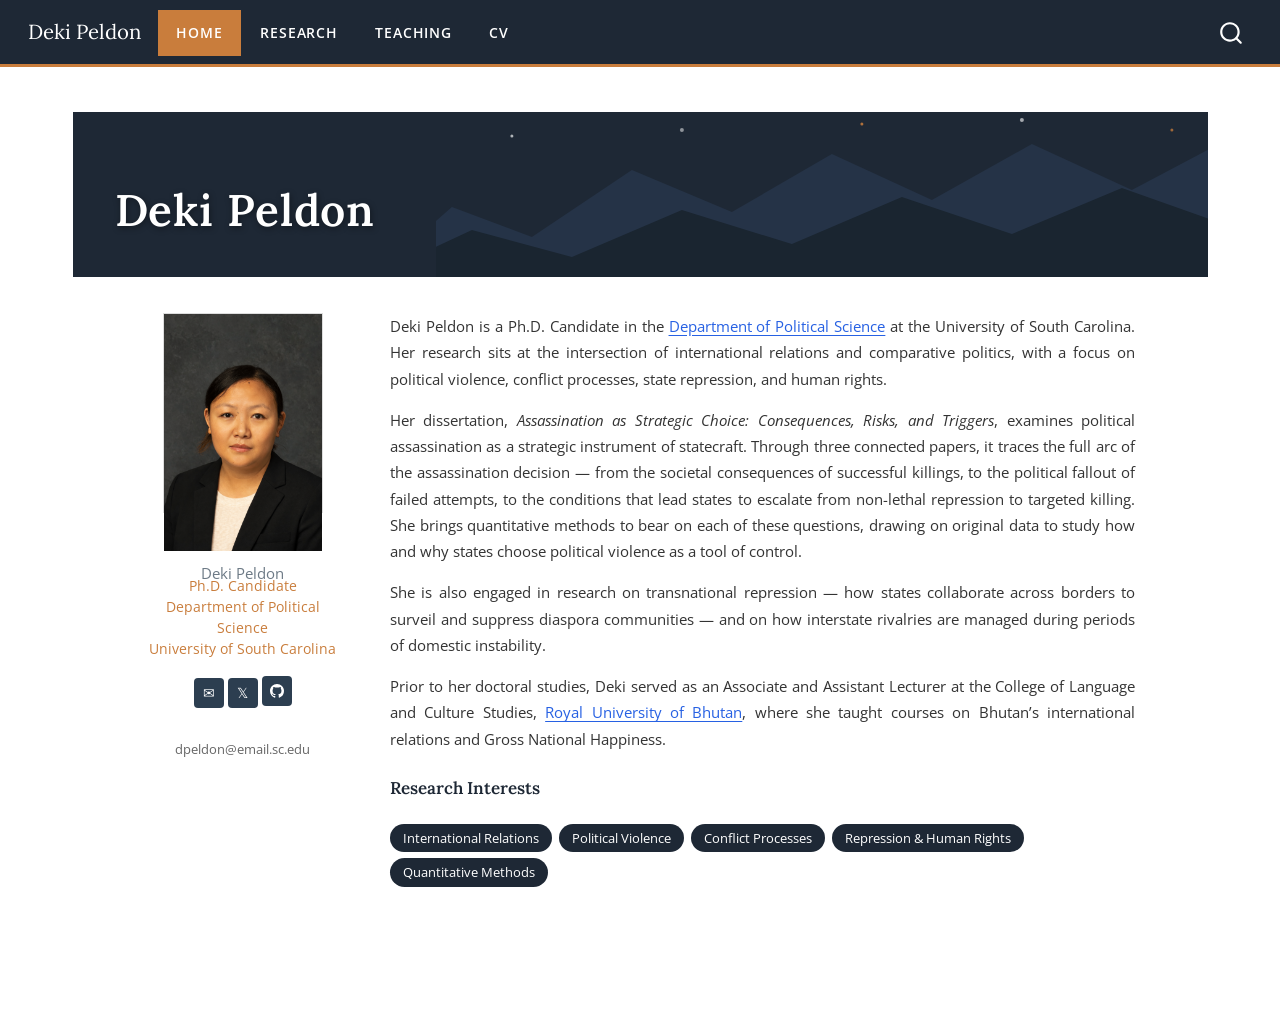
<file: docs/index.html>
<!DOCTYPE html>
<html xmlns="http://www.w3.org/1999/xhtml" lang="en" xml:lang="en"><head>

<meta charset="utf-8">
<meta name="generator" content="quarto-1.6.42">

<meta name="viewport" content="width=device-width, initial-scale=1.0, user-scalable=yes">


<title>Deki Peldon</title>
<style>
code{white-space: pre-wrap;}
span.smallcaps{font-variant: small-caps;}
div.columns{display: flex; gap: min(4vw, 1.5em);}
div.column{flex: auto; overflow-x: auto;}
div.hanging-indent{margin-left: 1.5em; text-indent: -1.5em;}
ul.task-list{list-style: none;}
ul.task-list li input[type="checkbox"] {
  width: 0.8em;
  margin: 0 0.8em 0.2em -1em; /* quarto-specific, see https://github.com/quarto-dev/quarto-cli/issues/4556 */ 
  vertical-align: middle;
}
</style>


<script src="site_libs/quarto-nav/quarto-nav.js"></script>
<script src="site_libs/quarto-nav/headroom.min.js"></script>
<script src="site_libs/clipboard/clipboard.min.js"></script>
<script src="site_libs/quarto-search/autocomplete.umd.js"></script>
<script src="site_libs/quarto-search/fuse.min.js"></script>
<script src="site_libs/quarto-search/quarto-search.js"></script>
<meta name="quarto:offset" content="./">
<script src="site_libs/quarto-html/quarto.js"></script>
<script src="site_libs/quarto-html/popper.min.js"></script>
<script src="site_libs/quarto-html/tippy.umd.min.js"></script>
<script src="site_libs/quarto-html/anchor.min.js"></script>
<link href="site_libs/quarto-html/tippy.css" rel="stylesheet">
<link href="site_libs/quarto-html/quarto-syntax-highlighting-2f5df379a58b258e96c21c0638c20c03.css" rel="stylesheet" id="quarto-text-highlighting-styles">
<script src="site_libs/bootstrap/bootstrap.min.js"></script>
<link href="site_libs/bootstrap/bootstrap-icons.css" rel="stylesheet">
<link href="site_libs/bootstrap/bootstrap-e18c52833d47e28c142435e821fd07a2.min.css" rel="stylesheet" append-hash="true" id="quarto-bootstrap" data-mode="light">
<script id="quarto-search-options" type="application/json">{
  "location": "navbar",
  "copy-button": false,
  "collapse-after": 3,
  "panel-placement": "end",
  "type": "overlay",
  "limit": 50,
  "keyboard-shortcut": [
    "f",
    "/",
    "s"
  ],
  "show-item-context": false,
  "language": {
    "search-no-results-text": "No results",
    "search-matching-documents-text": "matching documents",
    "search-copy-link-title": "Copy link to search",
    "search-hide-matches-text": "Hide additional matches",
    "search-more-match-text": "more match in this document",
    "search-more-matches-text": "more matches in this document",
    "search-clear-button-title": "Clear",
    "search-text-placeholder": "",
    "search-detached-cancel-button-title": "Cancel",
    "search-submit-button-title": "Submit",
    "search-label": "Search"
  }
}</script>


<link rel="stylesheet" href="styles.css">
</head>

<body class="nav-fixed">

<div id="quarto-search-results"></div>
  <header id="quarto-header" class="headroom fixed-top">
    <nav class="navbar navbar-expand-lg " data-bs-theme="dark">
      <div class="navbar-container container-fluid">
      <div class="navbar-brand-container mx-auto">
    <a class="navbar-brand" href="./index.html">
    <span class="navbar-title">Deki Peldon</span>
    </a>
  </div>
            <div id="quarto-search" class="" title="Search"></div>
          <button class="navbar-toggler" type="button" data-bs-toggle="collapse" data-bs-target="#navbarCollapse" aria-controls="navbarCollapse" role="menu" aria-expanded="false" aria-label="Toggle navigation" onclick="if (window.quartoToggleHeadroom) { window.quartoToggleHeadroom(); }">
  <span class="navbar-toggler-icon"></span>
</button>
          <div class="collapse navbar-collapse" id="navbarCollapse">
            <ul class="navbar-nav navbar-nav-scroll me-auto">
  <li class="nav-item">
    <a class="nav-link active" href="./index.html" aria-current="page"> 
<span class="menu-text">Home</span></a>
  </li>  
  <li class="nav-item">
    <a class="nav-link" href="./research.html"> 
<span class="menu-text">Research</span></a>
  </li>  
  <li class="nav-item">
    <a class="nav-link" href="./teaching.html"> 
<span class="menu-text">Teaching</span></a>
  </li>  
  <li class="nav-item">
    <a class="nav-link" href="./cv.html"> 
<span class="menu-text">CV</span></a>
  </li>  
</ul>
          </div> <!-- /navcollapse -->
            <div class="quarto-navbar-tools">
</div>
      </div> <!-- /container-fluid -->
    </nav>
</header>
<!-- content -->
<div id="quarto-content" class="quarto-container page-columns page-rows-contents page-layout-full page-navbar">
<!-- sidebar -->
<!-- margin-sidebar -->
    
<!-- main -->
<main class="content column-page" id="quarto-document-content"><header id="title-block-header" class="quarto-title-block"></header>




<div class="site-banner">
<div class="banner-name">
Deki Peldon
</div>
<p><svg class="banner-svg" viewbox="0 0 900 165" preserveaspectratio="xMidYMid slice" xmlns="http://www.w3.org/2000/svg"> <polygon points="0,165 80,95 160,125 260,58 360,100 460,42 560,88 660,32 760,78 860,25 900,48 900,165" fill="#253347"></polygon> <polygon points="0,165 100,118 200,145 310,98 420,132 530,85 640,122 750,76 860,115 900,90 900,165" fill="#1a2530"></polygon> <circle cx="55" cy="38" r="2" fill="#c97d3c" opacity="0.9"></circle> <circle cx="140" cy="24" r="1.5" fill="#ffffff" opacity="0.65"></circle> <circle cx="310" cy="18" r="2" fill="#ffffff" opacity="0.5"></circle> <circle cx="490" cy="12" r="1.5" fill="#c97d3c" opacity="0.85"></circle> <circle cx="650" cy="8" r="2" fill="#ffffff" opacity="0.6"></circle> <circle cx="800" cy="18" r="1.5" fill="#c97d3c" opacity="0.75"></circle> <circle cx="880" cy="32" r="1" fill="#ffffff" opacity="0.55"></circle> </svg></p>
</div>
<div class="home-layout">
<div class="sidebar-col">
<div class="profile-card">
<div class="quarto-figure quarto-figure-center" style="width:160px;height:200px;object-fit:cover;object-position:top;border:1px solid #ddd;display:block;margin:0 auto 14px;">
<figure class="figure">
<p><img src="original.png" class="img-fluid figure-img"></p>
<figcaption>Deki Peldon</figcaption>
</figure>
</div>
<div class="profile-name">
<p>Deki Peldon</p>
</div>
<div class="profile-title">
<p>Ph.D.&nbsp;Candidate<br>
Department of Political Science<br>
University of South Carolina</p>
</div>
<div class="social-row">
<p><a href="mailto:dpeldon@email.sc.edu" class="social-btn" title="Email">✉</a> <a href="https://twitter.com/Dpeldon24" class="social-btn" title="X / Twitter">𝕏</a> <a href="https://github.com/Dpeldon24" class="social-btn" title="GitHub"><svg xmlns="http://www.w3.org/2000/svg" width="14" height="14" fill="currentColor" viewbox="0 0 16 16"><path d="M8 0C3.58 0 0 3.58 0 8c0 3.54 2.29 6.53 5.47 7.59.4.07.55-.17.55-.38 0-.19-.01-.82-.01-1.49-2.01.37-2.53-.49-2.69-.94-.09-.23-.48-.94-.82-1.13-.28-.15-.68-.52-.01-.53.63-.01 1.08.58 1.23.82.72 1.21 1.87.87 2.33.66.07-.52.28-.87.51-1.07-1.78-.2-3.64-.89-3.64-3.95 0-.87.31-1.59.82-2.15-.08-.2-.36-1.02.08-2.12 0 0 .67-.21 2.2.82.64-.18 1.32-.27 2-.27.68 0 1.36.09 2 .27 1.53-1.04 2.2-.82 2.2-.82.44 1.1.16 1.92.08 2.12.51.56.82 1.27.82 2.15 0 3.07-1.87 3.75-3.65 3.95.29.25.54.73.54 1.48 0 1.07-.01 1.93-.01 2.2 0 .21.15.46.55.38A8.012 8.012 0 0 0 16 8c0-4.42-3.58-8-8-8z"></path></svg></a></p>
</div>
<p><a href="mailto:dpeldon@email.sc.edu" class="profile-email">dpeldon@email.sc.edu</a></p>
</div>
</div>
<div class="main-col">
<div class="bio-text">
<p>Deki Peldon is a Ph.D.&nbsp;Candidate in the <a href="https://sc.edu/study/colleges_schools/artsandsciences/political_science/index.php">Department of Political Science</a> at the University of South Carolina. Her research sits at the intersection of international relations and comparative politics, with a focus on political violence, conflict processes, state repression, and human rights.</p>
<p>Her dissertation, <em>Assassination as Strategic Choice: Consequences, Risks, and Triggers</em>, examines political assassination as a strategic instrument of statecraft. Through three connected papers, it traces the full arc of the assassination decision — from the societal consequences of successful killings, to the political fallout of failed attempts, to the conditions that lead states to escalate from non-lethal repression to targeted killing. She brings quantitative methods to bear on each of these questions, drawing on original data to study how and why states choose political violence as a tool of control.</p>
<p>She is also engaged in research on transnational repression — how states collaborate across borders to surveil and suppress diaspora communities — and on how interstate rivalries are managed during periods of domestic instability.</p>
<p>Prior to her doctoral studies, Deki served as an Associate and Assistant Lecturer at the College of Language and Culture Studies, <a href="https://www.rub.edu.bt/index.php">Royal University of Bhutan</a>, where she taught courses on Bhutan’s international relations and Gross National Happiness.</p>
</div>
<div class="interests-heading">
<p>Research Interests</p>
</div>
<p><span class="interest-tag">International Relations</span> <span class="interest-tag">Political Violence</span> <span class="interest-tag">Conflict Processes</span> <span class="interest-tag">Repression &amp; Human Rights</span> <span class="interest-tag">Quantitative Methods</span></p>
</div>
</div>



</main> <!-- /main -->
<script id="quarto-html-after-body" type="application/javascript">
window.document.addEventListener("DOMContentLoaded", function (event) {
  const toggleBodyColorMode = (bsSheetEl) => {
    const mode = bsSheetEl.getAttribute("data-mode");
    const bodyEl = window.document.querySelector("body");
    if (mode === "dark") {
      bodyEl.classList.add("quarto-dark");
      bodyEl.classList.remove("quarto-light");
    } else {
      bodyEl.classList.add("quarto-light");
      bodyEl.classList.remove("quarto-dark");
    }
  }
  const toggleBodyColorPrimary = () => {
    const bsSheetEl = window.document.querySelector("link#quarto-bootstrap");
    if (bsSheetEl) {
      toggleBodyColorMode(bsSheetEl);
    }
  }
  toggleBodyColorPrimary();  
  const icon = "";
  const anchorJS = new window.AnchorJS();
  anchorJS.options = {
    placement: 'right',
    icon: icon
  };
  anchorJS.add('.anchored');
  const isCodeAnnotation = (el) => {
    for (const clz of el.classList) {
      if (clz.startsWith('code-annotation-')) {                     
        return true;
      }
    }
    return false;
  }
  const onCopySuccess = function(e) {
    // button target
    const button = e.trigger;
    // don't keep focus
    button.blur();
    // flash "checked"
    button.classList.add('code-copy-button-checked');
    var currentTitle = button.getAttribute("title");
    button.setAttribute("title", "Copied!");
    let tooltip;
    if (window.bootstrap) {
      button.setAttribute("data-bs-toggle", "tooltip");
      button.setAttribute("data-bs-placement", "left");
      button.setAttribute("data-bs-title", "Copied!");
      tooltip = new bootstrap.Tooltip(button, 
        { trigger: "manual", 
          customClass: "code-copy-button-tooltip",
          offset: [0, -8]});
      tooltip.show();    
    }
    setTimeout(function() {
      if (tooltip) {
        tooltip.hide();
        button.removeAttribute("data-bs-title");
        button.removeAttribute("data-bs-toggle");
        button.removeAttribute("data-bs-placement");
      }
      button.setAttribute("title", currentTitle);
      button.classList.remove('code-copy-button-checked');
    }, 1000);
    // clear code selection
    e.clearSelection();
  }
  const getTextToCopy = function(trigger) {
      const codeEl = trigger.previousElementSibling.cloneNode(true);
      for (const childEl of codeEl.children) {
        if (isCodeAnnotation(childEl)) {
          childEl.remove();
        }
      }
      return codeEl.innerText;
  }
  const clipboard = new window.ClipboardJS('.code-copy-button:not([data-in-quarto-modal])', {
    text: getTextToCopy
  });
  clipboard.on('success', onCopySuccess);
  if (window.document.getElementById('quarto-embedded-source-code-modal')) {
    const clipboardModal = new window.ClipboardJS('.code-copy-button[data-in-quarto-modal]', {
      text: getTextToCopy,
      container: window.document.getElementById('quarto-embedded-source-code-modal')
    });
    clipboardModal.on('success', onCopySuccess);
  }
    var localhostRegex = new RegExp(/^(?:http|https):\/\/localhost\:?[0-9]*\//);
    var mailtoRegex = new RegExp(/^mailto:/);
      var filterRegex = new RegExp('/' + window.location.host + '/');
    var isInternal = (href) => {
        return filterRegex.test(href) || localhostRegex.test(href) || mailtoRegex.test(href);
    }
    // Inspect non-navigation links and adorn them if external
 	var links = window.document.querySelectorAll('a[href]:not(.nav-link):not(.navbar-brand):not(.toc-action):not(.sidebar-link):not(.sidebar-item-toggle):not(.pagination-link):not(.no-external):not([aria-hidden]):not(.dropdown-item):not(.quarto-navigation-tool):not(.about-link)');
    for (var i=0; i<links.length; i++) {
      const link = links[i];
      if (!isInternal(link.href)) {
        // undo the damage that might have been done by quarto-nav.js in the case of
        // links that we want to consider external
        if (link.dataset.originalHref !== undefined) {
          link.href = link.dataset.originalHref;
        }
      }
    }
  function tippyHover(el, contentFn, onTriggerFn, onUntriggerFn) {
    const config = {
      allowHTML: true,
      maxWidth: 500,
      delay: 100,
      arrow: false,
      appendTo: function(el) {
          return el.parentElement;
      },
      interactive: true,
      interactiveBorder: 10,
      theme: 'quarto',
      placement: 'bottom-start',
    };
    if (contentFn) {
      config.content = contentFn;
    }
    if (onTriggerFn) {
      config.onTrigger = onTriggerFn;
    }
    if (onUntriggerFn) {
      config.onUntrigger = onUntriggerFn;
    }
    window.tippy(el, config); 
  }
  const noterefs = window.document.querySelectorAll('a[role="doc-noteref"]');
  for (var i=0; i<noterefs.length; i++) {
    const ref = noterefs[i];
    tippyHover(ref, function() {
      // use id or data attribute instead here
      let href = ref.getAttribute('data-footnote-href') || ref.getAttribute('href');
      try { href = new URL(href).hash; } catch {}
      const id = href.replace(/^#\/?/, "");
      const note = window.document.getElementById(id);
      if (note) {
        return note.innerHTML;
      } else {
        return "";
      }
    });
  }
  const xrefs = window.document.querySelectorAll('a.quarto-xref');
  const processXRef = (id, note) => {
    // Strip column container classes
    const stripColumnClz = (el) => {
      el.classList.remove("page-full", "page-columns");
      if (el.children) {
        for (const child of el.children) {
          stripColumnClz(child);
        }
      }
    }
    stripColumnClz(note)
    if (id === null || id.startsWith('sec-')) {
      // Special case sections, only their first couple elements
      const container = document.createElement("div");
      if (note.children && note.children.length > 2) {
        container.appendChild(note.children[0].cloneNode(true));
        for (let i = 1; i < note.children.length; i++) {
          const child = note.children[i];
          if (child.tagName === "P" && child.innerText === "") {
            continue;
          } else {
            container.appendChild(child.cloneNode(true));
            break;
          }
        }
        if (window.Quarto?.typesetMath) {
          window.Quarto.typesetMath(container);
        }
        return container.innerHTML
      } else {
        if (window.Quarto?.typesetMath) {
          window.Quarto.typesetMath(note);
        }
        return note.innerHTML;
      }
    } else {
      // Remove any anchor links if they are present
      const anchorLink = note.querySelector('a.anchorjs-link');
      if (anchorLink) {
        anchorLink.remove();
      }
      if (window.Quarto?.typesetMath) {
        window.Quarto.typesetMath(note);
      }
      if (note.classList.contains("callout")) {
        return note.outerHTML;
      } else {
        return note.innerHTML;
      }
    }
  }
  for (var i=0; i<xrefs.length; i++) {
    const xref = xrefs[i];
    tippyHover(xref, undefined, function(instance) {
      instance.disable();
      let url = xref.getAttribute('href');
      let hash = undefined; 
      if (url.startsWith('#')) {
        hash = url;
      } else {
        try { hash = new URL(url).hash; } catch {}
      }
      if (hash) {
        const id = hash.replace(/^#\/?/, "");
        const note = window.document.getElementById(id);
        if (note !== null) {
          try {
            const html = processXRef(id, note.cloneNode(true));
            instance.setContent(html);
          } finally {
            instance.enable();
            instance.show();
          }
        } else {
          // See if we can fetch this
          fetch(url.split('#')[0])
          .then(res => res.text())
          .then(html => {
            const parser = new DOMParser();
            const htmlDoc = parser.parseFromString(html, "text/html");
            const note = htmlDoc.getElementById(id);
            if (note !== null) {
              const html = processXRef(id, note);
              instance.setContent(html);
            } 
          }).finally(() => {
            instance.enable();
            instance.show();
          });
        }
      } else {
        // See if we can fetch a full url (with no hash to target)
        // This is a special case and we should probably do some content thinning / targeting
        fetch(url)
        .then(res => res.text())
        .then(html => {
          const parser = new DOMParser();
          const htmlDoc = parser.parseFromString(html, "text/html");
          const note = htmlDoc.querySelector('main.content');
          if (note !== null) {
            // This should only happen for chapter cross references
            // (since there is no id in the URL)
            // remove the first header
            if (note.children.length > 0 && note.children[0].tagName === "HEADER") {
              note.children[0].remove();
            }
            const html = processXRef(null, note);
            instance.setContent(html);
          } 
        }).finally(() => {
          instance.enable();
          instance.show();
        });
      }
    }, function(instance) {
    });
  }
      let selectedAnnoteEl;
      const selectorForAnnotation = ( cell, annotation) => {
        let cellAttr = 'data-code-cell="' + cell + '"';
        let lineAttr = 'data-code-annotation="' +  annotation + '"';
        const selector = 'span[' + cellAttr + '][' + lineAttr + ']';
        return selector;
      }
      const selectCodeLines = (annoteEl) => {
        const doc = window.document;
        const targetCell = annoteEl.getAttribute("data-target-cell");
        const targetAnnotation = annoteEl.getAttribute("data-target-annotation");
        const annoteSpan = window.document.querySelector(selectorForAnnotation(targetCell, targetAnnotation));
        const lines = annoteSpan.getAttribute("data-code-lines").split(",");
        const lineIds = lines.map((line) => {
          return targetCell + "-" + line;
        })
        let top = null;
        let height = null;
        let parent = null;
        if (lineIds.length > 0) {
            //compute the position of the single el (top and bottom and make a div)
            const el = window.document.getElementById(lineIds[0]);
            top = el.offsetTop;
            height = el.offsetHeight;
            parent = el.parentElement.parentElement;
          if (lineIds.length > 1) {
            const lastEl = window.document.getElementById(lineIds[lineIds.length - 1]);
            const bottom = lastEl.offsetTop + lastEl.offsetHeight;
            height = bottom - top;
          }
          if (top !== null && height !== null && parent !== null) {
            // cook up a div (if necessary) and position it 
            let div = window.document.getElementById("code-annotation-line-highlight");
            if (div === null) {
              div = window.document.createElement("div");
              div.setAttribute("id", "code-annotation-line-highlight");
              div.style.position = 'absolute';
              parent.appendChild(div);
            }
            div.style.top = top - 2 + "px";
            div.style.height = height + 4 + "px";
            div.style.left = 0;
            let gutterDiv = window.document.getElementById("code-annotation-line-highlight-gutter");
            if (gutterDiv === null) {
              gutterDiv = window.document.createElement("div");
              gutterDiv.setAttribute("id", "code-annotation-line-highlight-gutter");
              gutterDiv.style.position = 'absolute';
              const codeCell = window.document.getElementById(targetCell);
              const gutter = codeCell.querySelector('.code-annotation-gutter');
              gutter.appendChild(gutterDiv);
            }
            gutterDiv.style.top = top - 2 + "px";
            gutterDiv.style.height = height + 4 + "px";
          }
          selectedAnnoteEl = annoteEl;
        }
      };
      const unselectCodeLines = () => {
        const elementsIds = ["code-annotation-line-highlight", "code-annotation-line-highlight-gutter"];
        elementsIds.forEach((elId) => {
          const div = window.document.getElementById(elId);
          if (div) {
            div.remove();
          }
        });
        selectedAnnoteEl = undefined;
      };
        // Handle positioning of the toggle
    window.addEventListener(
      "resize",
      throttle(() => {
        elRect = undefined;
        if (selectedAnnoteEl) {
          selectCodeLines(selectedAnnoteEl);
        }
      }, 10)
    );
    function throttle(fn, ms) {
    let throttle = false;
    let timer;
      return (...args) => {
        if(!throttle) { // first call gets through
            fn.apply(this, args);
            throttle = true;
        } else { // all the others get throttled
            if(timer) clearTimeout(timer); // cancel #2
            timer = setTimeout(() => {
              fn.apply(this, args);
              timer = throttle = false;
            }, ms);
        }
      };
    }
      // Attach click handler to the DT
      const annoteDls = window.document.querySelectorAll('dt[data-target-cell]');
      for (const annoteDlNode of annoteDls) {
        annoteDlNode.addEventListener('click', (event) => {
          const clickedEl = event.target;
          if (clickedEl !== selectedAnnoteEl) {
            unselectCodeLines();
            const activeEl = window.document.querySelector('dt[data-target-cell].code-annotation-active');
            if (activeEl) {
              activeEl.classList.remove('code-annotation-active');
            }
            selectCodeLines(clickedEl);
            clickedEl.classList.add('code-annotation-active');
          } else {
            // Unselect the line
            unselectCodeLines();
            clickedEl.classList.remove('code-annotation-active');
          }
        });
      }
  const findCites = (el) => {
    const parentEl = el.parentElement;
    if (parentEl) {
      const cites = parentEl.dataset.cites;
      if (cites) {
        return {
          el,
          cites: cites.split(' ')
        };
      } else {
        return findCites(el.parentElement)
      }
    } else {
      return undefined;
    }
  };
  var bibliorefs = window.document.querySelectorAll('a[role="doc-biblioref"]');
  for (var i=0; i<bibliorefs.length; i++) {
    const ref = bibliorefs[i];
    const citeInfo = findCites(ref);
    if (citeInfo) {
      tippyHover(citeInfo.el, function() {
        var popup = window.document.createElement('div');
        citeInfo.cites.forEach(function(cite) {
          var citeDiv = window.document.createElement('div');
          citeDiv.classList.add('hanging-indent');
          citeDiv.classList.add('csl-entry');
          var biblioDiv = window.document.getElementById('ref-' + cite);
          if (biblioDiv) {
            citeDiv.innerHTML = biblioDiv.innerHTML;
          }
          popup.appendChild(citeDiv);
        });
        return popup.innerHTML;
      });
    }
  }
});
</script>
</div> <!-- /content -->




</body></html>
</file>
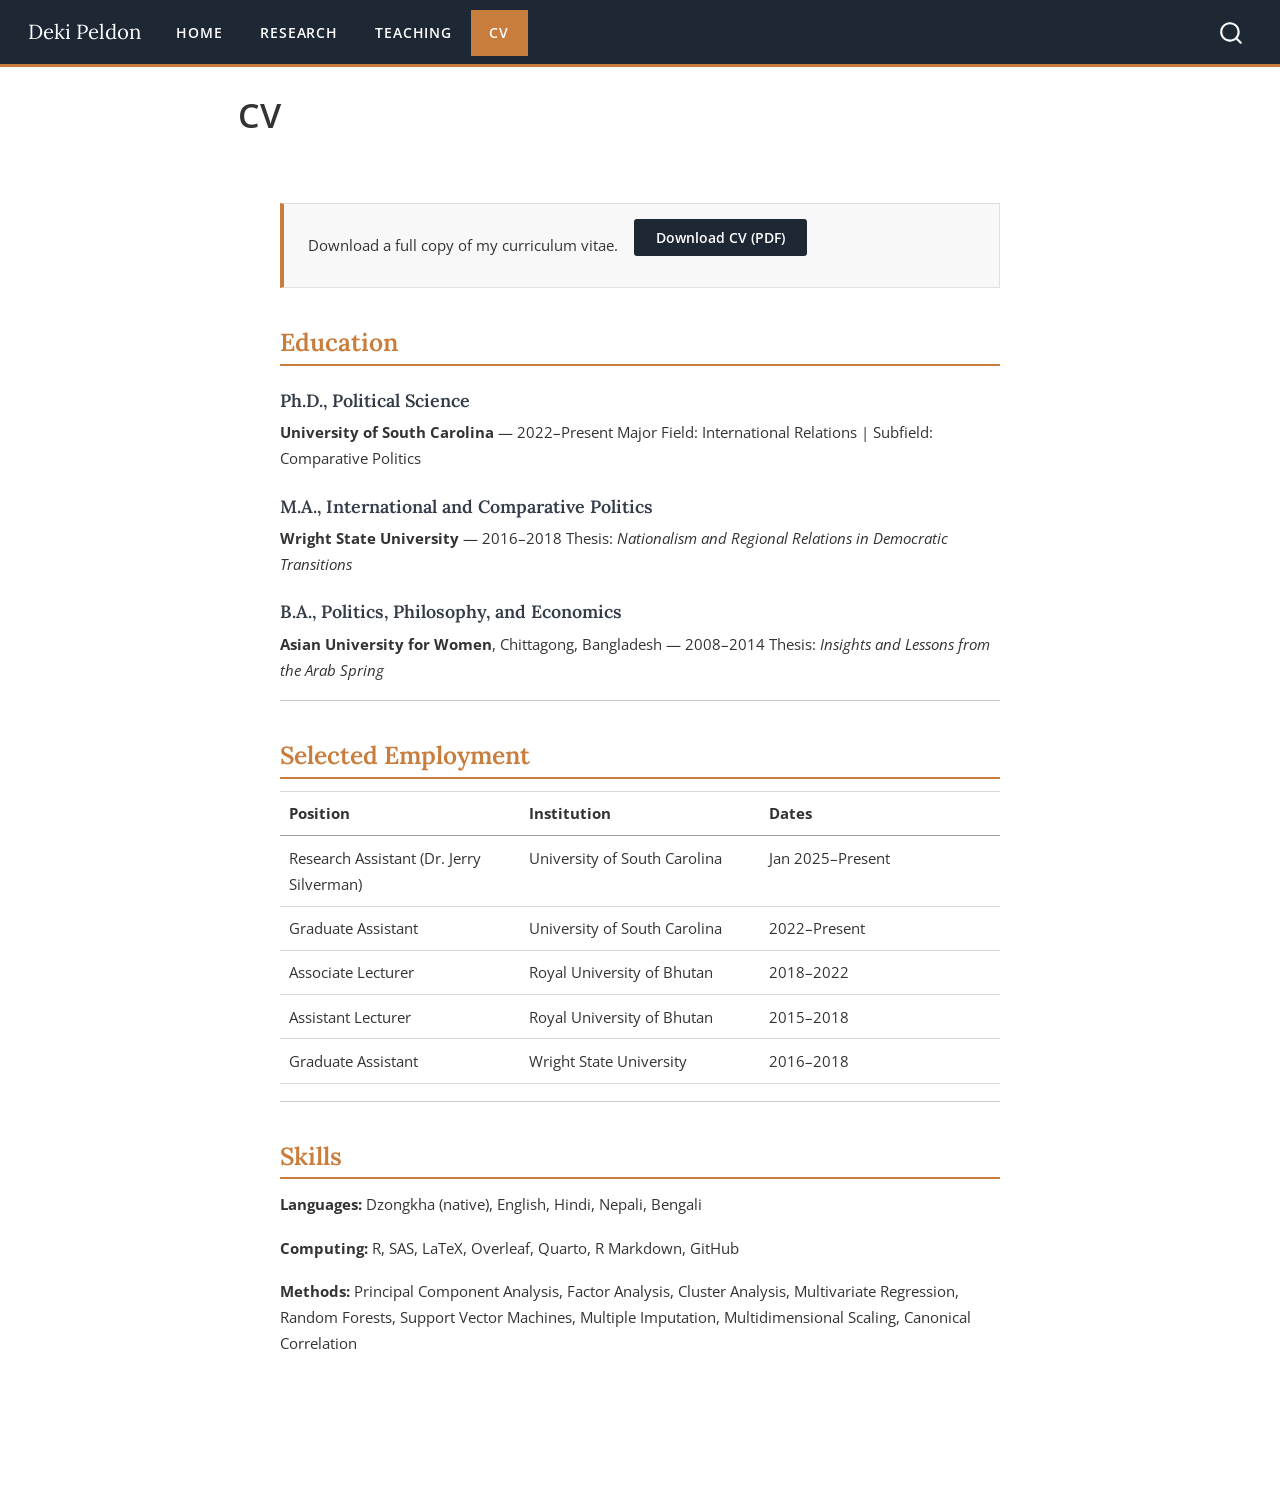
<file: docs/cv.html>
<!DOCTYPE html>
<html xmlns="http://www.w3.org/1999/xhtml" lang="en" xml:lang="en"><head>

<meta charset="utf-8">
<meta name="generator" content="quarto-1.6.42">

<meta name="viewport" content="width=device-width, initial-scale=1.0, user-scalable=yes">


<title>CV – Deki Peldon</title>
<style>
code{white-space: pre-wrap;}
span.smallcaps{font-variant: small-caps;}
div.columns{display: flex; gap: min(4vw, 1.5em);}
div.column{flex: auto; overflow-x: auto;}
div.hanging-indent{margin-left: 1.5em; text-indent: -1.5em;}
ul.task-list{list-style: none;}
ul.task-list li input[type="checkbox"] {
  width: 0.8em;
  margin: 0 0.8em 0.2em -1em; /* quarto-specific, see https://github.com/quarto-dev/quarto-cli/issues/4556 */ 
  vertical-align: middle;
}
</style>


<script src="site_libs/quarto-nav/quarto-nav.js"></script>
<script src="site_libs/quarto-nav/headroom.min.js"></script>
<script src="site_libs/clipboard/clipboard.min.js"></script>
<script src="site_libs/quarto-search/autocomplete.umd.js"></script>
<script src="site_libs/quarto-search/fuse.min.js"></script>
<script src="site_libs/quarto-search/quarto-search.js"></script>
<meta name="quarto:offset" content="./">
<script src="site_libs/quarto-html/quarto.js"></script>
<script src="site_libs/quarto-html/popper.min.js"></script>
<script src="site_libs/quarto-html/tippy.umd.min.js"></script>
<script src="site_libs/quarto-html/anchor.min.js"></script>
<link href="site_libs/quarto-html/tippy.css" rel="stylesheet">
<link href="site_libs/quarto-html/quarto-syntax-highlighting-2f5df379a58b258e96c21c0638c20c03.css" rel="stylesheet" id="quarto-text-highlighting-styles">
<script src="site_libs/bootstrap/bootstrap.min.js"></script>
<link href="site_libs/bootstrap/bootstrap-icons.css" rel="stylesheet">
<link href="site_libs/bootstrap/bootstrap-e18c52833d47e28c142435e821fd07a2.min.css" rel="stylesheet" append-hash="true" id="quarto-bootstrap" data-mode="light">
<script id="quarto-search-options" type="application/json">{
  "location": "navbar",
  "copy-button": false,
  "collapse-after": 3,
  "panel-placement": "end",
  "type": "overlay",
  "limit": 50,
  "keyboard-shortcut": [
    "f",
    "/",
    "s"
  ],
  "show-item-context": false,
  "language": {
    "search-no-results-text": "No results",
    "search-matching-documents-text": "matching documents",
    "search-copy-link-title": "Copy link to search",
    "search-hide-matches-text": "Hide additional matches",
    "search-more-match-text": "more match in this document",
    "search-more-matches-text": "more matches in this document",
    "search-clear-button-title": "Clear",
    "search-text-placeholder": "",
    "search-detached-cancel-button-title": "Cancel",
    "search-submit-button-title": "Submit",
    "search-label": "Search"
  }
}</script>


<link rel="stylesheet" href="styles.css">
</head>

<body class="nav-fixed fullcontent">

<div id="quarto-search-results"></div>
  <header id="quarto-header" class="headroom fixed-top">
    <nav class="navbar navbar-expand-lg " data-bs-theme="dark">
      <div class="navbar-container container-fluid">
      <div class="navbar-brand-container mx-auto">
    <a class="navbar-brand" href="./index.html">
    <span class="navbar-title">Deki Peldon</span>
    </a>
  </div>
            <div id="quarto-search" class="" title="Search"></div>
          <button class="navbar-toggler" type="button" data-bs-toggle="collapse" data-bs-target="#navbarCollapse" aria-controls="navbarCollapse" role="menu" aria-expanded="false" aria-label="Toggle navigation" onclick="if (window.quartoToggleHeadroom) { window.quartoToggleHeadroom(); }">
  <span class="navbar-toggler-icon"></span>
</button>
          <div class="collapse navbar-collapse" id="navbarCollapse">
            <ul class="navbar-nav navbar-nav-scroll me-auto">
  <li class="nav-item">
    <a class="nav-link" href="./index.html"> 
<span class="menu-text">Home</span></a>
  </li>  
  <li class="nav-item">
    <a class="nav-link" href="./research.html"> 
<span class="menu-text">Research</span></a>
  </li>  
  <li class="nav-item">
    <a class="nav-link" href="./teaching.html"> 
<span class="menu-text">Teaching</span></a>
  </li>  
  <li class="nav-item">
    <a class="nav-link active" href="./cv.html" aria-current="page"> 
<span class="menu-text">CV</span></a>
  </li>  
</ul>
          </div> <!-- /navcollapse -->
            <div class="quarto-navbar-tools">
</div>
      </div> <!-- /container-fluid -->
    </nav>
</header>
<!-- content -->
<div id="quarto-content" class="quarto-container page-columns page-rows-contents page-layout-article page-navbar">
<!-- sidebar -->
<!-- margin-sidebar -->
    
<!-- main -->
<main class="content" id="quarto-document-content">

<header id="title-block-header" class="quarto-title-block default">
<div class="quarto-title">
<h1 class="title">CV</h1>
</div>



<div class="quarto-title-meta">

    
  
    
  </div>
  


</header>


<div class="content-page">
<div class="cv-download-box">
<div>
Download a full copy of my curriculum vitae.
</div>
<p><a href="New_CV-3.pdf" target="_blank">Download CV (PDF)</a></p>
</div>
<section id="education" class="level2">
<h2 class="anchored" data-anchor-id="education">Education</h2>
<section id="ph.d.-political-science" class="level3">
<h3 class="anchored" data-anchor-id="ph.d.-political-science">Ph.D., Political Science</h3>
<p><strong>University of South Carolina</strong> — 2022–Present Major Field: International Relations | Subfield: Comparative Politics</p>
</section>
<section id="m.a.-international-and-comparative-politics" class="level3">
<h3 class="anchored" data-anchor-id="m.a.-international-and-comparative-politics">M.A., International and Comparative Politics</h3>
<p><strong>Wright State University</strong> — 2016–2018 Thesis: <em>Nationalism and Regional Relations in Democratic Transitions</em></p>
</section>
<section id="b.a.-politics-philosophy-and-economics" class="level3">
<h3 class="anchored" data-anchor-id="b.a.-politics-philosophy-and-economics">B.A., Politics, Philosophy, and Economics</h3>
<p><strong>Asian University for Women</strong>, Chittagong, Bangladesh — 2008–2014 Thesis: <em>Insights and Lessons from the Arab Spring</em></p>
<hr>
</section>
</section>
<section id="selected-employment" class="level2">
<h2 class="anchored" data-anchor-id="selected-employment">Selected Employment</h2>
<table class="caption-top table">
<colgroup>
<col style="width: 33%">
<col style="width: 33%">
<col style="width: 33%">
</colgroup>
<thead>
<tr class="header">
<th>Position</th>
<th>Institution</th>
<th>Dates</th>
</tr>
</thead>
<tbody>
<tr class="odd">
<td>Research Assistant (Dr.&nbsp;Jerry Silverman)</td>
<td>University of South Carolina</td>
<td>Jan 2025–Present</td>
</tr>
<tr class="even">
<td>Graduate Assistant</td>
<td>University of South Carolina</td>
<td>2022–Present</td>
</tr>
<tr class="odd">
<td>Associate Lecturer</td>
<td>Royal University of Bhutan</td>
<td>2018–2022</td>
</tr>
<tr class="even">
<td>Assistant Lecturer</td>
<td>Royal University of Bhutan</td>
<td>2015–2018</td>
</tr>
<tr class="odd">
<td>Graduate Assistant</td>
<td>Wright State University</td>
<td>2016–2018</td>
</tr>
</tbody>
</table>
<hr>
</section>
<section id="skills" class="level2">
<h2 class="anchored" data-anchor-id="skills">Skills</h2>
<p><strong>Languages:</strong> Dzongkha (native), English, Hindi, Nepali, Bengali</p>
<p><strong>Computing:</strong> R, SAS, LaTeX, Overleaf, Quarto, R Markdown, GitHub</p>
<p><strong>Methods:</strong> Principal Component Analysis, Factor Analysis, Cluster Analysis, Multivariate Regression, Random Forests, Support Vector Machines, Multiple Imputation, Multidimensional Scaling, Canonical Correlation</p>
</section>
</div>



</main> <!-- /main -->
<script id="quarto-html-after-body" type="application/javascript">
window.document.addEventListener("DOMContentLoaded", function (event) {
  const toggleBodyColorMode = (bsSheetEl) => {
    const mode = bsSheetEl.getAttribute("data-mode");
    const bodyEl = window.document.querySelector("body");
    if (mode === "dark") {
      bodyEl.classList.add("quarto-dark");
      bodyEl.classList.remove("quarto-light");
    } else {
      bodyEl.classList.add("quarto-light");
      bodyEl.classList.remove("quarto-dark");
    }
  }
  const toggleBodyColorPrimary = () => {
    const bsSheetEl = window.document.querySelector("link#quarto-bootstrap");
    if (bsSheetEl) {
      toggleBodyColorMode(bsSheetEl);
    }
  }
  toggleBodyColorPrimary();  
  const icon = "";
  const anchorJS = new window.AnchorJS();
  anchorJS.options = {
    placement: 'right',
    icon: icon
  };
  anchorJS.add('.anchored');
  const isCodeAnnotation = (el) => {
    for (const clz of el.classList) {
      if (clz.startsWith('code-annotation-')) {                     
        return true;
      }
    }
    return false;
  }
  const onCopySuccess = function(e) {
    // button target
    const button = e.trigger;
    // don't keep focus
    button.blur();
    // flash "checked"
    button.classList.add('code-copy-button-checked');
    var currentTitle = button.getAttribute("title");
    button.setAttribute("title", "Copied!");
    let tooltip;
    if (window.bootstrap) {
      button.setAttribute("data-bs-toggle", "tooltip");
      button.setAttribute("data-bs-placement", "left");
      button.setAttribute("data-bs-title", "Copied!");
      tooltip = new bootstrap.Tooltip(button, 
        { trigger: "manual", 
          customClass: "code-copy-button-tooltip",
          offset: [0, -8]});
      tooltip.show();    
    }
    setTimeout(function() {
      if (tooltip) {
        tooltip.hide();
        button.removeAttribute("data-bs-title");
        button.removeAttribute("data-bs-toggle");
        button.removeAttribute("data-bs-placement");
      }
      button.setAttribute("title", currentTitle);
      button.classList.remove('code-copy-button-checked');
    }, 1000);
    // clear code selection
    e.clearSelection();
  }
  const getTextToCopy = function(trigger) {
      const codeEl = trigger.previousElementSibling.cloneNode(true);
      for (const childEl of codeEl.children) {
        if (isCodeAnnotation(childEl)) {
          childEl.remove();
        }
      }
      return codeEl.innerText;
  }
  const clipboard = new window.ClipboardJS('.code-copy-button:not([data-in-quarto-modal])', {
    text: getTextToCopy
  });
  clipboard.on('success', onCopySuccess);
  if (window.document.getElementById('quarto-embedded-source-code-modal')) {
    const clipboardModal = new window.ClipboardJS('.code-copy-button[data-in-quarto-modal]', {
      text: getTextToCopy,
      container: window.document.getElementById('quarto-embedded-source-code-modal')
    });
    clipboardModal.on('success', onCopySuccess);
  }
    var localhostRegex = new RegExp(/^(?:http|https):\/\/localhost\:?[0-9]*\//);
    var mailtoRegex = new RegExp(/^mailto:/);
      var filterRegex = new RegExp('/' + window.location.host + '/');
    var isInternal = (href) => {
        return filterRegex.test(href) || localhostRegex.test(href) || mailtoRegex.test(href);
    }
    // Inspect non-navigation links and adorn them if external
 	var links = window.document.querySelectorAll('a[href]:not(.nav-link):not(.navbar-brand):not(.toc-action):not(.sidebar-link):not(.sidebar-item-toggle):not(.pagination-link):not(.no-external):not([aria-hidden]):not(.dropdown-item):not(.quarto-navigation-tool):not(.about-link)');
    for (var i=0; i<links.length; i++) {
      const link = links[i];
      if (!isInternal(link.href)) {
        // undo the damage that might have been done by quarto-nav.js in the case of
        // links that we want to consider external
        if (link.dataset.originalHref !== undefined) {
          link.href = link.dataset.originalHref;
        }
      }
    }
  function tippyHover(el, contentFn, onTriggerFn, onUntriggerFn) {
    const config = {
      allowHTML: true,
      maxWidth: 500,
      delay: 100,
      arrow: false,
      appendTo: function(el) {
          return el.parentElement;
      },
      interactive: true,
      interactiveBorder: 10,
      theme: 'quarto',
      placement: 'bottom-start',
    };
    if (contentFn) {
      config.content = contentFn;
    }
    if (onTriggerFn) {
      config.onTrigger = onTriggerFn;
    }
    if (onUntriggerFn) {
      config.onUntrigger = onUntriggerFn;
    }
    window.tippy(el, config); 
  }
  const noterefs = window.document.querySelectorAll('a[role="doc-noteref"]');
  for (var i=0; i<noterefs.length; i++) {
    const ref = noterefs[i];
    tippyHover(ref, function() {
      // use id or data attribute instead here
      let href = ref.getAttribute('data-footnote-href') || ref.getAttribute('href');
      try { href = new URL(href).hash; } catch {}
      const id = href.replace(/^#\/?/, "");
      const note = window.document.getElementById(id);
      if (note) {
        return note.innerHTML;
      } else {
        return "";
      }
    });
  }
  const xrefs = window.document.querySelectorAll('a.quarto-xref');
  const processXRef = (id, note) => {
    // Strip column container classes
    const stripColumnClz = (el) => {
      el.classList.remove("page-full", "page-columns");
      if (el.children) {
        for (const child of el.children) {
          stripColumnClz(child);
        }
      }
    }
    stripColumnClz(note)
    if (id === null || id.startsWith('sec-')) {
      // Special case sections, only their first couple elements
      const container = document.createElement("div");
      if (note.children && note.children.length > 2) {
        container.appendChild(note.children[0].cloneNode(true));
        for (let i = 1; i < note.children.length; i++) {
          const child = note.children[i];
          if (child.tagName === "P" && child.innerText === "") {
            continue;
          } else {
            container.appendChild(child.cloneNode(true));
            break;
          }
        }
        if (window.Quarto?.typesetMath) {
          window.Quarto.typesetMath(container);
        }
        return container.innerHTML
      } else {
        if (window.Quarto?.typesetMath) {
          window.Quarto.typesetMath(note);
        }
        return note.innerHTML;
      }
    } else {
      // Remove any anchor links if they are present
      const anchorLink = note.querySelector('a.anchorjs-link');
      if (anchorLink) {
        anchorLink.remove();
      }
      if (window.Quarto?.typesetMath) {
        window.Quarto.typesetMath(note);
      }
      if (note.classList.contains("callout")) {
        return note.outerHTML;
      } else {
        return note.innerHTML;
      }
    }
  }
  for (var i=0; i<xrefs.length; i++) {
    const xref = xrefs[i];
    tippyHover(xref, undefined, function(instance) {
      instance.disable();
      let url = xref.getAttribute('href');
      let hash = undefined; 
      if (url.startsWith('#')) {
        hash = url;
      } else {
        try { hash = new URL(url).hash; } catch {}
      }
      if (hash) {
        const id = hash.replace(/^#\/?/, "");
        const note = window.document.getElementById(id);
        if (note !== null) {
          try {
            const html = processXRef(id, note.cloneNode(true));
            instance.setContent(html);
          } finally {
            instance.enable();
            instance.show();
          }
        } else {
          // See if we can fetch this
          fetch(url.split('#')[0])
          .then(res => res.text())
          .then(html => {
            const parser = new DOMParser();
            const htmlDoc = parser.parseFromString(html, "text/html");
            const note = htmlDoc.getElementById(id);
            if (note !== null) {
              const html = processXRef(id, note);
              instance.setContent(html);
            } 
          }).finally(() => {
            instance.enable();
            instance.show();
          });
        }
      } else {
        // See if we can fetch a full url (with no hash to target)
        // This is a special case and we should probably do some content thinning / targeting
        fetch(url)
        .then(res => res.text())
        .then(html => {
          const parser = new DOMParser();
          const htmlDoc = parser.parseFromString(html, "text/html");
          const note = htmlDoc.querySelector('main.content');
          if (note !== null) {
            // This should only happen for chapter cross references
            // (since there is no id in the URL)
            // remove the first header
            if (note.children.length > 0 && note.children[0].tagName === "HEADER") {
              note.children[0].remove();
            }
            const html = processXRef(null, note);
            instance.setContent(html);
          } 
        }).finally(() => {
          instance.enable();
          instance.show();
        });
      }
    }, function(instance) {
    });
  }
      let selectedAnnoteEl;
      const selectorForAnnotation = ( cell, annotation) => {
        let cellAttr = 'data-code-cell="' + cell + '"';
        let lineAttr = 'data-code-annotation="' +  annotation + '"';
        const selector = 'span[' + cellAttr + '][' + lineAttr + ']';
        return selector;
      }
      const selectCodeLines = (annoteEl) => {
        const doc = window.document;
        const targetCell = annoteEl.getAttribute("data-target-cell");
        const targetAnnotation = annoteEl.getAttribute("data-target-annotation");
        const annoteSpan = window.document.querySelector(selectorForAnnotation(targetCell, targetAnnotation));
        const lines = annoteSpan.getAttribute("data-code-lines").split(",");
        const lineIds = lines.map((line) => {
          return targetCell + "-" + line;
        })
        let top = null;
        let height = null;
        let parent = null;
        if (lineIds.length > 0) {
            //compute the position of the single el (top and bottom and make a div)
            const el = window.document.getElementById(lineIds[0]);
            top = el.offsetTop;
            height = el.offsetHeight;
            parent = el.parentElement.parentElement;
          if (lineIds.length > 1) {
            const lastEl = window.document.getElementById(lineIds[lineIds.length - 1]);
            const bottom = lastEl.offsetTop + lastEl.offsetHeight;
            height = bottom - top;
          }
          if (top !== null && height !== null && parent !== null) {
            // cook up a div (if necessary) and position it 
            let div = window.document.getElementById("code-annotation-line-highlight");
            if (div === null) {
              div = window.document.createElement("div");
              div.setAttribute("id", "code-annotation-line-highlight");
              div.style.position = 'absolute';
              parent.appendChild(div);
            }
            div.style.top = top - 2 + "px";
            div.style.height = height + 4 + "px";
            div.style.left = 0;
            let gutterDiv = window.document.getElementById("code-annotation-line-highlight-gutter");
            if (gutterDiv === null) {
              gutterDiv = window.document.createElement("div");
              gutterDiv.setAttribute("id", "code-annotation-line-highlight-gutter");
              gutterDiv.style.position = 'absolute';
              const codeCell = window.document.getElementById(targetCell);
              const gutter = codeCell.querySelector('.code-annotation-gutter');
              gutter.appendChild(gutterDiv);
            }
            gutterDiv.style.top = top - 2 + "px";
            gutterDiv.style.height = height + 4 + "px";
          }
          selectedAnnoteEl = annoteEl;
        }
      };
      const unselectCodeLines = () => {
        const elementsIds = ["code-annotation-line-highlight", "code-annotation-line-highlight-gutter"];
        elementsIds.forEach((elId) => {
          const div = window.document.getElementById(elId);
          if (div) {
            div.remove();
          }
        });
        selectedAnnoteEl = undefined;
      };
        // Handle positioning of the toggle
    window.addEventListener(
      "resize",
      throttle(() => {
        elRect = undefined;
        if (selectedAnnoteEl) {
          selectCodeLines(selectedAnnoteEl);
        }
      }, 10)
    );
    function throttle(fn, ms) {
    let throttle = false;
    let timer;
      return (...args) => {
        if(!throttle) { // first call gets through
            fn.apply(this, args);
            throttle = true;
        } else { // all the others get throttled
            if(timer) clearTimeout(timer); // cancel #2
            timer = setTimeout(() => {
              fn.apply(this, args);
              timer = throttle = false;
            }, ms);
        }
      };
    }
      // Attach click handler to the DT
      const annoteDls = window.document.querySelectorAll('dt[data-target-cell]');
      for (const annoteDlNode of annoteDls) {
        annoteDlNode.addEventListener('click', (event) => {
          const clickedEl = event.target;
          if (clickedEl !== selectedAnnoteEl) {
            unselectCodeLines();
            const activeEl = window.document.querySelector('dt[data-target-cell].code-annotation-active');
            if (activeEl) {
              activeEl.classList.remove('code-annotation-active');
            }
            selectCodeLines(clickedEl);
            clickedEl.classList.add('code-annotation-active');
          } else {
            // Unselect the line
            unselectCodeLines();
            clickedEl.classList.remove('code-annotation-active');
          }
        });
      }
  const findCites = (el) => {
    const parentEl = el.parentElement;
    if (parentEl) {
      const cites = parentEl.dataset.cites;
      if (cites) {
        return {
          el,
          cites: cites.split(' ')
        };
      } else {
        return findCites(el.parentElement)
      }
    } else {
      return undefined;
    }
  };
  var bibliorefs = window.document.querySelectorAll('a[role="doc-biblioref"]');
  for (var i=0; i<bibliorefs.length; i++) {
    const ref = bibliorefs[i];
    const citeInfo = findCites(ref);
    if (citeInfo) {
      tippyHover(citeInfo.el, function() {
        var popup = window.document.createElement('div');
        citeInfo.cites.forEach(function(cite) {
          var citeDiv = window.document.createElement('div');
          citeDiv.classList.add('hanging-indent');
          citeDiv.classList.add('csl-entry');
          var biblioDiv = window.document.getElementById('ref-' + cite);
          if (biblioDiv) {
            citeDiv.innerHTML = biblioDiv.innerHTML;
          }
          popup.appendChild(citeDiv);
        });
        return popup.innerHTML;
      });
    }
  }
});
</script>
</div> <!-- /content -->




</body></html>
</file>
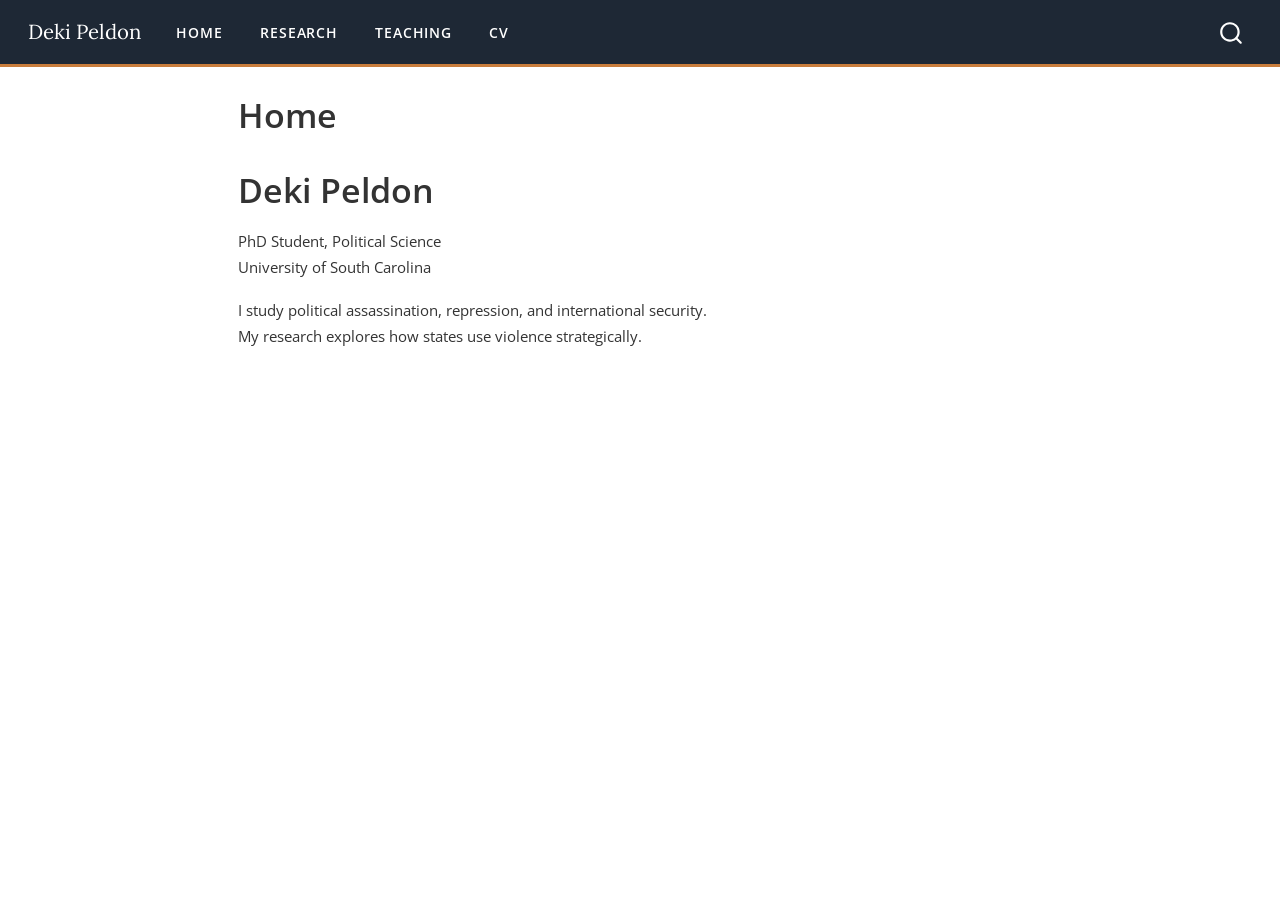
<file: docs/My website.html>
<!DOCTYPE html>
<html xmlns="http://www.w3.org/1999/xhtml" lang="en" xml:lang="en"><head>

<meta charset="utf-8">
<meta name="generator" content="quarto-1.6.42">

<meta name="viewport" content="width=device-width, initial-scale=1.0, user-scalable=yes">


<title>Home – Deki Peldon</title>
<style>
code{white-space: pre-wrap;}
span.smallcaps{font-variant: small-caps;}
div.columns{display: flex; gap: min(4vw, 1.5em);}
div.column{flex: auto; overflow-x: auto;}
div.hanging-indent{margin-left: 1.5em; text-indent: -1.5em;}
ul.task-list{list-style: none;}
ul.task-list li input[type="checkbox"] {
  width: 0.8em;
  margin: 0 0.8em 0.2em -1em; /* quarto-specific, see https://github.com/quarto-dev/quarto-cli/issues/4556 */ 
  vertical-align: middle;
}
</style>


<script src="site_libs/quarto-nav/quarto-nav.js"></script>
<script src="site_libs/quarto-nav/headroom.min.js"></script>
<script src="site_libs/clipboard/clipboard.min.js"></script>
<script src="site_libs/quarto-search/autocomplete.umd.js"></script>
<script src="site_libs/quarto-search/fuse.min.js"></script>
<script src="site_libs/quarto-search/quarto-search.js"></script>
<meta name="quarto:offset" content="./">
<script src="site_libs/quarto-html/quarto.js"></script>
<script src="site_libs/quarto-html/popper.min.js"></script>
<script src="site_libs/quarto-html/tippy.umd.min.js"></script>
<script src="site_libs/quarto-html/anchor.min.js"></script>
<link href="site_libs/quarto-html/tippy.css" rel="stylesheet">
<link href="site_libs/quarto-html/quarto-syntax-highlighting-2f5df379a58b258e96c21c0638c20c03.css" rel="stylesheet" id="quarto-text-highlighting-styles">
<script src="site_libs/bootstrap/bootstrap.min.js"></script>
<link href="site_libs/bootstrap/bootstrap-icons.css" rel="stylesheet">
<link href="site_libs/bootstrap/bootstrap-e18c52833d47e28c142435e821fd07a2.min.css" rel="stylesheet" append-hash="true" id="quarto-bootstrap" data-mode="light">
<script id="quarto-search-options" type="application/json">{
  "location": "navbar",
  "copy-button": false,
  "collapse-after": 3,
  "panel-placement": "end",
  "type": "overlay",
  "limit": 50,
  "keyboard-shortcut": [
    "f",
    "/",
    "s"
  ],
  "show-item-context": false,
  "language": {
    "search-no-results-text": "No results",
    "search-matching-documents-text": "matching documents",
    "search-copy-link-title": "Copy link to search",
    "search-hide-matches-text": "Hide additional matches",
    "search-more-match-text": "more match in this document",
    "search-more-matches-text": "more matches in this document",
    "search-clear-button-title": "Clear",
    "search-text-placeholder": "",
    "search-detached-cancel-button-title": "Cancel",
    "search-submit-button-title": "Submit",
    "search-label": "Search"
  }
}</script>


<link rel="stylesheet" href="styles.css">
</head>

<body class="nav-fixed fullcontent">

<div id="quarto-search-results"></div>
  <header id="quarto-header" class="headroom fixed-top">
    <nav class="navbar navbar-expand-lg " data-bs-theme="dark">
      <div class="navbar-container container-fluid">
      <div class="navbar-brand-container mx-auto">
    <a class="navbar-brand" href="./index.html">
    <span class="navbar-title">Deki Peldon</span>
    </a>
  </div>
            <div id="quarto-search" class="" title="Search"></div>
          <button class="navbar-toggler" type="button" data-bs-toggle="collapse" data-bs-target="#navbarCollapse" aria-controls="navbarCollapse" role="menu" aria-expanded="false" aria-label="Toggle navigation" onclick="if (window.quartoToggleHeadroom) { window.quartoToggleHeadroom(); }">
  <span class="navbar-toggler-icon"></span>
</button>
          <div class="collapse navbar-collapse" id="navbarCollapse">
            <ul class="navbar-nav navbar-nav-scroll me-auto">
  <li class="nav-item">
    <a class="nav-link" href="./index.html"> 
<span class="menu-text">Home</span></a>
  </li>  
  <li class="nav-item">
    <a class="nav-link" href="./research.html"> 
<span class="menu-text">Research</span></a>
  </li>  
  <li class="nav-item">
    <a class="nav-link" href="./teaching.html"> 
<span class="menu-text">Teaching</span></a>
  </li>  
  <li class="nav-item">
    <a class="nav-link" href="./cv.html"> 
<span class="menu-text">CV</span></a>
  </li>  
</ul>
          </div> <!-- /navcollapse -->
            <div class="quarto-navbar-tools">
</div>
      </div> <!-- /container-fluid -->
    </nav>
</header>
<!-- content -->
<div id="quarto-content" class="quarto-container page-columns page-rows-contents page-layout-article page-navbar">
<!-- sidebar -->
<!-- margin-sidebar -->
    
<!-- main -->
<main class="content" id="quarto-document-content">

<header id="title-block-header" class="quarto-title-block default">
<div class="quarto-title">
<h1 class="title">Home</h1>
</div>



<div class="quarto-title-meta">

    
  
    
  </div>
  


</header>


<section id="deki-peldon" class="level1">
<h1>Deki Peldon</h1>
<p>PhD Student, Political Science<br>
University of South Carolina</p>
<p>I study political assassination, repression, and international security.<br>
My research explores how states use violence strategically.</p>


</section>

</main> <!-- /main -->
<script id="quarto-html-after-body" type="application/javascript">
window.document.addEventListener("DOMContentLoaded", function (event) {
  const toggleBodyColorMode = (bsSheetEl) => {
    const mode = bsSheetEl.getAttribute("data-mode");
    const bodyEl = window.document.querySelector("body");
    if (mode === "dark") {
      bodyEl.classList.add("quarto-dark");
      bodyEl.classList.remove("quarto-light");
    } else {
      bodyEl.classList.add("quarto-light");
      bodyEl.classList.remove("quarto-dark");
    }
  }
  const toggleBodyColorPrimary = () => {
    const bsSheetEl = window.document.querySelector("link#quarto-bootstrap");
    if (bsSheetEl) {
      toggleBodyColorMode(bsSheetEl);
    }
  }
  toggleBodyColorPrimary();  
  const icon = "";
  const anchorJS = new window.AnchorJS();
  anchorJS.options = {
    placement: 'right',
    icon: icon
  };
  anchorJS.add('.anchored');
  const isCodeAnnotation = (el) => {
    for (const clz of el.classList) {
      if (clz.startsWith('code-annotation-')) {                     
        return true;
      }
    }
    return false;
  }
  const onCopySuccess = function(e) {
    // button target
    const button = e.trigger;
    // don't keep focus
    button.blur();
    // flash "checked"
    button.classList.add('code-copy-button-checked');
    var currentTitle = button.getAttribute("title");
    button.setAttribute("title", "Copied!");
    let tooltip;
    if (window.bootstrap) {
      button.setAttribute("data-bs-toggle", "tooltip");
      button.setAttribute("data-bs-placement", "left");
      button.setAttribute("data-bs-title", "Copied!");
      tooltip = new bootstrap.Tooltip(button, 
        { trigger: "manual", 
          customClass: "code-copy-button-tooltip",
          offset: [0, -8]});
      tooltip.show();    
    }
    setTimeout(function() {
      if (tooltip) {
        tooltip.hide();
        button.removeAttribute("data-bs-title");
        button.removeAttribute("data-bs-toggle");
        button.removeAttribute("data-bs-placement");
      }
      button.setAttribute("title", currentTitle);
      button.classList.remove('code-copy-button-checked');
    }, 1000);
    // clear code selection
    e.clearSelection();
  }
  const getTextToCopy = function(trigger) {
      const codeEl = trigger.previousElementSibling.cloneNode(true);
      for (const childEl of codeEl.children) {
        if (isCodeAnnotation(childEl)) {
          childEl.remove();
        }
      }
      return codeEl.innerText;
  }
  const clipboard = new window.ClipboardJS('.code-copy-button:not([data-in-quarto-modal])', {
    text: getTextToCopy
  });
  clipboard.on('success', onCopySuccess);
  if (window.document.getElementById('quarto-embedded-source-code-modal')) {
    const clipboardModal = new window.ClipboardJS('.code-copy-button[data-in-quarto-modal]', {
      text: getTextToCopy,
      container: window.document.getElementById('quarto-embedded-source-code-modal')
    });
    clipboardModal.on('success', onCopySuccess);
  }
    var localhostRegex = new RegExp(/^(?:http|https):\/\/localhost\:?[0-9]*\//);
    var mailtoRegex = new RegExp(/^mailto:/);
      var filterRegex = new RegExp('/' + window.location.host + '/');
    var isInternal = (href) => {
        return filterRegex.test(href) || localhostRegex.test(href) || mailtoRegex.test(href);
    }
    // Inspect non-navigation links and adorn them if external
 	var links = window.document.querySelectorAll('a[href]:not(.nav-link):not(.navbar-brand):not(.toc-action):not(.sidebar-link):not(.sidebar-item-toggle):not(.pagination-link):not(.no-external):not([aria-hidden]):not(.dropdown-item):not(.quarto-navigation-tool):not(.about-link)');
    for (var i=0; i<links.length; i++) {
      const link = links[i];
      if (!isInternal(link.href)) {
        // undo the damage that might have been done by quarto-nav.js in the case of
        // links that we want to consider external
        if (link.dataset.originalHref !== undefined) {
          link.href = link.dataset.originalHref;
        }
      }
    }
  function tippyHover(el, contentFn, onTriggerFn, onUntriggerFn) {
    const config = {
      allowHTML: true,
      maxWidth: 500,
      delay: 100,
      arrow: false,
      appendTo: function(el) {
          return el.parentElement;
      },
      interactive: true,
      interactiveBorder: 10,
      theme: 'quarto',
      placement: 'bottom-start',
    };
    if (contentFn) {
      config.content = contentFn;
    }
    if (onTriggerFn) {
      config.onTrigger = onTriggerFn;
    }
    if (onUntriggerFn) {
      config.onUntrigger = onUntriggerFn;
    }
    window.tippy(el, config); 
  }
  const noterefs = window.document.querySelectorAll('a[role="doc-noteref"]');
  for (var i=0; i<noterefs.length; i++) {
    const ref = noterefs[i];
    tippyHover(ref, function() {
      // use id or data attribute instead here
      let href = ref.getAttribute('data-footnote-href') || ref.getAttribute('href');
      try { href = new URL(href).hash; } catch {}
      const id = href.replace(/^#\/?/, "");
      const note = window.document.getElementById(id);
      if (note) {
        return note.innerHTML;
      } else {
        return "";
      }
    });
  }
  const xrefs = window.document.querySelectorAll('a.quarto-xref');
  const processXRef = (id, note) => {
    // Strip column container classes
    const stripColumnClz = (el) => {
      el.classList.remove("page-full", "page-columns");
      if (el.children) {
        for (const child of el.children) {
          stripColumnClz(child);
        }
      }
    }
    stripColumnClz(note)
    if (id === null || id.startsWith('sec-')) {
      // Special case sections, only their first couple elements
      const container = document.createElement("div");
      if (note.children && note.children.length > 2) {
        container.appendChild(note.children[0].cloneNode(true));
        for (let i = 1; i < note.children.length; i++) {
          const child = note.children[i];
          if (child.tagName === "P" && child.innerText === "") {
            continue;
          } else {
            container.appendChild(child.cloneNode(true));
            break;
          }
        }
        if (window.Quarto?.typesetMath) {
          window.Quarto.typesetMath(container);
        }
        return container.innerHTML
      } else {
        if (window.Quarto?.typesetMath) {
          window.Quarto.typesetMath(note);
        }
        return note.innerHTML;
      }
    } else {
      // Remove any anchor links if they are present
      const anchorLink = note.querySelector('a.anchorjs-link');
      if (anchorLink) {
        anchorLink.remove();
      }
      if (window.Quarto?.typesetMath) {
        window.Quarto.typesetMath(note);
      }
      if (note.classList.contains("callout")) {
        return note.outerHTML;
      } else {
        return note.innerHTML;
      }
    }
  }
  for (var i=0; i<xrefs.length; i++) {
    const xref = xrefs[i];
    tippyHover(xref, undefined, function(instance) {
      instance.disable();
      let url = xref.getAttribute('href');
      let hash = undefined; 
      if (url.startsWith('#')) {
        hash = url;
      } else {
        try { hash = new URL(url).hash; } catch {}
      }
      if (hash) {
        const id = hash.replace(/^#\/?/, "");
        const note = window.document.getElementById(id);
        if (note !== null) {
          try {
            const html = processXRef(id, note.cloneNode(true));
            instance.setContent(html);
          } finally {
            instance.enable();
            instance.show();
          }
        } else {
          // See if we can fetch this
          fetch(url.split('#')[0])
          .then(res => res.text())
          .then(html => {
            const parser = new DOMParser();
            const htmlDoc = parser.parseFromString(html, "text/html");
            const note = htmlDoc.getElementById(id);
            if (note !== null) {
              const html = processXRef(id, note);
              instance.setContent(html);
            } 
          }).finally(() => {
            instance.enable();
            instance.show();
          });
        }
      } else {
        // See if we can fetch a full url (with no hash to target)
        // This is a special case and we should probably do some content thinning / targeting
        fetch(url)
        .then(res => res.text())
        .then(html => {
          const parser = new DOMParser();
          const htmlDoc = parser.parseFromString(html, "text/html");
          const note = htmlDoc.querySelector('main.content');
          if (note !== null) {
            // This should only happen for chapter cross references
            // (since there is no id in the URL)
            // remove the first header
            if (note.children.length > 0 && note.children[0].tagName === "HEADER") {
              note.children[0].remove();
            }
            const html = processXRef(null, note);
            instance.setContent(html);
          } 
        }).finally(() => {
          instance.enable();
          instance.show();
        });
      }
    }, function(instance) {
    });
  }
      let selectedAnnoteEl;
      const selectorForAnnotation = ( cell, annotation) => {
        let cellAttr = 'data-code-cell="' + cell + '"';
        let lineAttr = 'data-code-annotation="' +  annotation + '"';
        const selector = 'span[' + cellAttr + '][' + lineAttr + ']';
        return selector;
      }
      const selectCodeLines = (annoteEl) => {
        const doc = window.document;
        const targetCell = annoteEl.getAttribute("data-target-cell");
        const targetAnnotation = annoteEl.getAttribute("data-target-annotation");
        const annoteSpan = window.document.querySelector(selectorForAnnotation(targetCell, targetAnnotation));
        const lines = annoteSpan.getAttribute("data-code-lines").split(",");
        const lineIds = lines.map((line) => {
          return targetCell + "-" + line;
        })
        let top = null;
        let height = null;
        let parent = null;
        if (lineIds.length > 0) {
            //compute the position of the single el (top and bottom and make a div)
            const el = window.document.getElementById(lineIds[0]);
            top = el.offsetTop;
            height = el.offsetHeight;
            parent = el.parentElement.parentElement;
          if (lineIds.length > 1) {
            const lastEl = window.document.getElementById(lineIds[lineIds.length - 1]);
            const bottom = lastEl.offsetTop + lastEl.offsetHeight;
            height = bottom - top;
          }
          if (top !== null && height !== null && parent !== null) {
            // cook up a div (if necessary) and position it 
            let div = window.document.getElementById("code-annotation-line-highlight");
            if (div === null) {
              div = window.document.createElement("div");
              div.setAttribute("id", "code-annotation-line-highlight");
              div.style.position = 'absolute';
              parent.appendChild(div);
            }
            div.style.top = top - 2 + "px";
            div.style.height = height + 4 + "px";
            div.style.left = 0;
            let gutterDiv = window.document.getElementById("code-annotation-line-highlight-gutter");
            if (gutterDiv === null) {
              gutterDiv = window.document.createElement("div");
              gutterDiv.setAttribute("id", "code-annotation-line-highlight-gutter");
              gutterDiv.style.position = 'absolute';
              const codeCell = window.document.getElementById(targetCell);
              const gutter = codeCell.querySelector('.code-annotation-gutter');
              gutter.appendChild(gutterDiv);
            }
            gutterDiv.style.top = top - 2 + "px";
            gutterDiv.style.height = height + 4 + "px";
          }
          selectedAnnoteEl = annoteEl;
        }
      };
      const unselectCodeLines = () => {
        const elementsIds = ["code-annotation-line-highlight", "code-annotation-line-highlight-gutter"];
        elementsIds.forEach((elId) => {
          const div = window.document.getElementById(elId);
          if (div) {
            div.remove();
          }
        });
        selectedAnnoteEl = undefined;
      };
        // Handle positioning of the toggle
    window.addEventListener(
      "resize",
      throttle(() => {
        elRect = undefined;
        if (selectedAnnoteEl) {
          selectCodeLines(selectedAnnoteEl);
        }
      }, 10)
    );
    function throttle(fn, ms) {
    let throttle = false;
    let timer;
      return (...args) => {
        if(!throttle) { // first call gets through
            fn.apply(this, args);
            throttle = true;
        } else { // all the others get throttled
            if(timer) clearTimeout(timer); // cancel #2
            timer = setTimeout(() => {
              fn.apply(this, args);
              timer = throttle = false;
            }, ms);
        }
      };
    }
      // Attach click handler to the DT
      const annoteDls = window.document.querySelectorAll('dt[data-target-cell]');
      for (const annoteDlNode of annoteDls) {
        annoteDlNode.addEventListener('click', (event) => {
          const clickedEl = event.target;
          if (clickedEl !== selectedAnnoteEl) {
            unselectCodeLines();
            const activeEl = window.document.querySelector('dt[data-target-cell].code-annotation-active');
            if (activeEl) {
              activeEl.classList.remove('code-annotation-active');
            }
            selectCodeLines(clickedEl);
            clickedEl.classList.add('code-annotation-active');
          } else {
            // Unselect the line
            unselectCodeLines();
            clickedEl.classList.remove('code-annotation-active');
          }
        });
      }
  const findCites = (el) => {
    const parentEl = el.parentElement;
    if (parentEl) {
      const cites = parentEl.dataset.cites;
      if (cites) {
        return {
          el,
          cites: cites.split(' ')
        };
      } else {
        return findCites(el.parentElement)
      }
    } else {
      return undefined;
    }
  };
  var bibliorefs = window.document.querySelectorAll('a[role="doc-biblioref"]');
  for (var i=0; i<bibliorefs.length; i++) {
    const ref = bibliorefs[i];
    const citeInfo = findCites(ref);
    if (citeInfo) {
      tippyHover(citeInfo.el, function() {
        var popup = window.document.createElement('div');
        citeInfo.cites.forEach(function(cite) {
          var citeDiv = window.document.createElement('div');
          citeDiv.classList.add('hanging-indent');
          citeDiv.classList.add('csl-entry');
          var biblioDiv = window.document.getElementById('ref-' + cite);
          if (biblioDiv) {
            citeDiv.innerHTML = biblioDiv.innerHTML;
          }
          popup.appendChild(citeDiv);
        });
        return popup.innerHTML;
      });
    }
  }
});
</script>
</div> <!-- /content -->




</body></html>
</file>
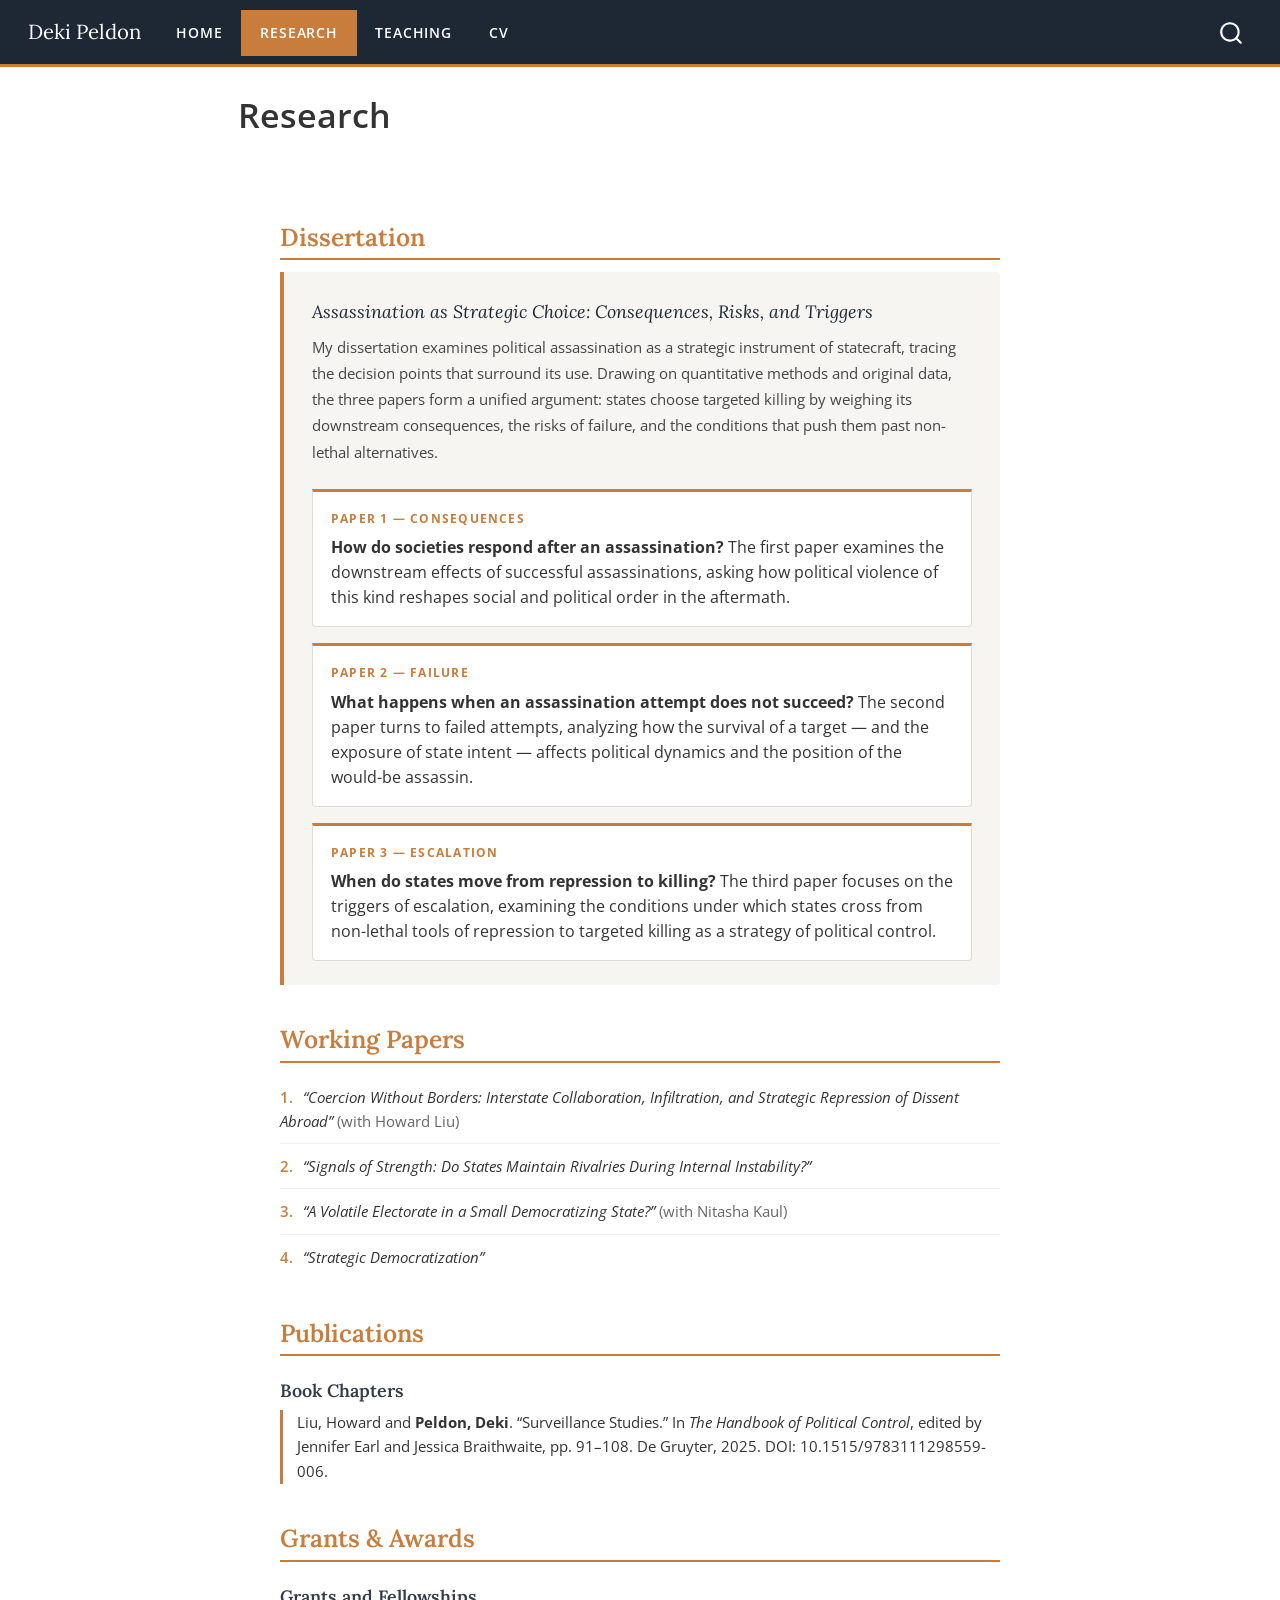
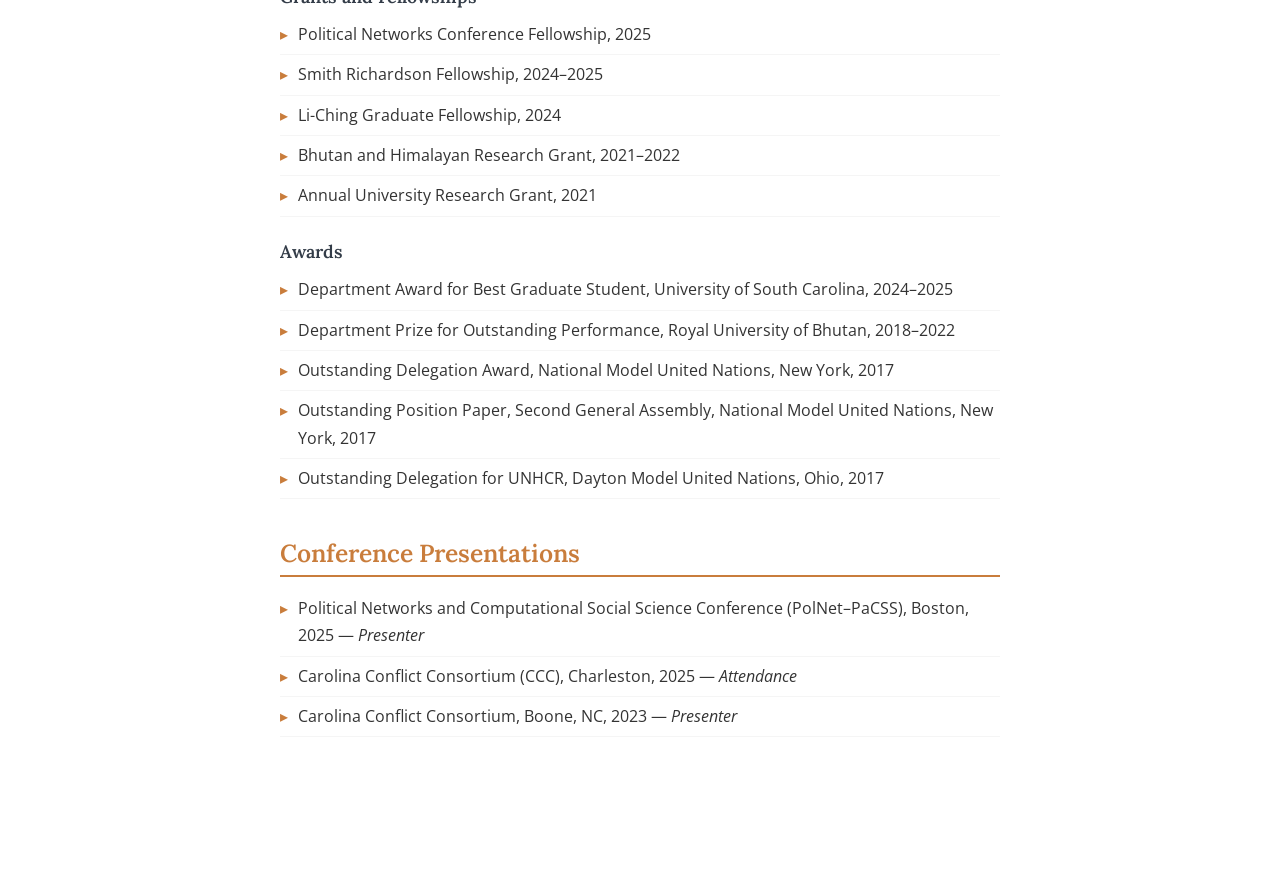
<file: docs/research.html>
<!DOCTYPE html>
<html xmlns="http://www.w3.org/1999/xhtml" lang="en" xml:lang="en"><head>

<meta charset="utf-8">
<meta name="generator" content="quarto-1.6.42">

<meta name="viewport" content="width=device-width, initial-scale=1.0, user-scalable=yes">


<title>Research – Deki Peldon</title>
<style>
code{white-space: pre-wrap;}
span.smallcaps{font-variant: small-caps;}
div.columns{display: flex; gap: min(4vw, 1.5em);}
div.column{flex: auto; overflow-x: auto;}
div.hanging-indent{margin-left: 1.5em; text-indent: -1.5em;}
ul.task-list{list-style: none;}
ul.task-list li input[type="checkbox"] {
  width: 0.8em;
  margin: 0 0.8em 0.2em -1em; /* quarto-specific, see https://github.com/quarto-dev/quarto-cli/issues/4556 */ 
  vertical-align: middle;
}
</style>


<script src="site_libs/quarto-nav/quarto-nav.js"></script>
<script src="site_libs/quarto-nav/headroom.min.js"></script>
<script src="site_libs/clipboard/clipboard.min.js"></script>
<script src="site_libs/quarto-search/autocomplete.umd.js"></script>
<script src="site_libs/quarto-search/fuse.min.js"></script>
<script src="site_libs/quarto-search/quarto-search.js"></script>
<meta name="quarto:offset" content="./">
<script src="site_libs/quarto-html/quarto.js"></script>
<script src="site_libs/quarto-html/popper.min.js"></script>
<script src="site_libs/quarto-html/tippy.umd.min.js"></script>
<script src="site_libs/quarto-html/anchor.min.js"></script>
<link href="site_libs/quarto-html/tippy.css" rel="stylesheet">
<link href="site_libs/quarto-html/quarto-syntax-highlighting-2f5df379a58b258e96c21c0638c20c03.css" rel="stylesheet" id="quarto-text-highlighting-styles">
<script src="site_libs/bootstrap/bootstrap.min.js"></script>
<link href="site_libs/bootstrap/bootstrap-icons.css" rel="stylesheet">
<link href="site_libs/bootstrap/bootstrap-e18c52833d47e28c142435e821fd07a2.min.css" rel="stylesheet" append-hash="true" id="quarto-bootstrap" data-mode="light">
<script id="quarto-search-options" type="application/json">{
  "location": "navbar",
  "copy-button": false,
  "collapse-after": 3,
  "panel-placement": "end",
  "type": "overlay",
  "limit": 50,
  "keyboard-shortcut": [
    "f",
    "/",
    "s"
  ],
  "show-item-context": false,
  "language": {
    "search-no-results-text": "No results",
    "search-matching-documents-text": "matching documents",
    "search-copy-link-title": "Copy link to search",
    "search-hide-matches-text": "Hide additional matches",
    "search-more-match-text": "more match in this document",
    "search-more-matches-text": "more matches in this document",
    "search-clear-button-title": "Clear",
    "search-text-placeholder": "",
    "search-detached-cancel-button-title": "Cancel",
    "search-submit-button-title": "Submit",
    "search-label": "Search"
  }
}</script>


<link rel="stylesheet" href="styles.css">
</head>

<body class="nav-fixed fullcontent">

<div id="quarto-search-results"></div>
  <header id="quarto-header" class="headroom fixed-top">
    <nav class="navbar navbar-expand-lg " data-bs-theme="dark">
      <div class="navbar-container container-fluid">
      <div class="navbar-brand-container mx-auto">
    <a class="navbar-brand" href="./index.html">
    <span class="navbar-title">Deki Peldon</span>
    </a>
  </div>
            <div id="quarto-search" class="" title="Search"></div>
          <button class="navbar-toggler" type="button" data-bs-toggle="collapse" data-bs-target="#navbarCollapse" aria-controls="navbarCollapse" role="menu" aria-expanded="false" aria-label="Toggle navigation" onclick="if (window.quartoToggleHeadroom) { window.quartoToggleHeadroom(); }">
  <span class="navbar-toggler-icon"></span>
</button>
          <div class="collapse navbar-collapse" id="navbarCollapse">
            <ul class="navbar-nav navbar-nav-scroll me-auto">
  <li class="nav-item">
    <a class="nav-link" href="./index.html"> 
<span class="menu-text">Home</span></a>
  </li>  
  <li class="nav-item">
    <a class="nav-link active" href="./research.html" aria-current="page"> 
<span class="menu-text">Research</span></a>
  </li>  
  <li class="nav-item">
    <a class="nav-link" href="./teaching.html"> 
<span class="menu-text">Teaching</span></a>
  </li>  
  <li class="nav-item">
    <a class="nav-link" href="./cv.html"> 
<span class="menu-text">CV</span></a>
  </li>  
</ul>
          </div> <!-- /navcollapse -->
            <div class="quarto-navbar-tools">
</div>
      </div> <!-- /container-fluid -->
    </nav>
</header>
<!-- content -->
<div id="quarto-content" class="quarto-container page-columns page-rows-contents page-layout-article page-navbar">
<!-- sidebar -->
<!-- margin-sidebar -->
    
<!-- main -->
<main class="content" id="quarto-document-content">

<header id="title-block-header" class="quarto-title-block default">
<div class="quarto-title">
<h1 class="title">Research</h1>
</div>



<div class="quarto-title-meta">

    
  
    
  </div>
  


</header>


<div class="content-page">
<section id="dissertation" class="level2">
<h2 class="anchored" data-anchor-id="dissertation">Dissertation</h2>
<div class="dissertation-box">
<p>
<em>Assassination as Strategic Choice: Consequences, Risks, and Triggers</em>
</p>
<p>
My dissertation examines political assassination as a strategic instrument of statecraft, tracing the decision points that surround its use. Drawing on quantitative methods and original data, the three papers form a unified argument: states choose targeted killing by weighing its downstream consequences, the risks of failure, and the conditions that push them past non-lethal alternatives.
</p>
<div class="diss-papers">
<div class="diss-paper">
<div class="diss-label">
Paper 1 — Consequences
</div>
<p>
<strong>How do societies respond after an assassination?</strong> The first paper examines the downstream effects of successful assassinations, asking how political violence of this kind reshapes social and political order in the aftermath.
</p>
</div>
<div class="diss-paper">
<div class="diss-label">
Paper 2 — Failure
</div>
<p>
<strong>What happens when an assassination attempt does not succeed?</strong> The second paper turns to failed attempts, analyzing how the survival of a target — and the exposure of state intent — affects political dynamics and the position of the would-be assassin.
</p>
</div>
<div class="diss-paper">
<div class="diss-label">
Paper 3 — Escalation
</div>
<p>
<strong>When do states move from repression to killing?</strong> The third paper focuses on the triggers of escalation, examining the conditions under which states cross from non-lethal tools of repression to targeted killing as a strategy of political control.
</p>
</div>
</div>
</div>
</section>
<section id="working-papers" class="level2">
<h2 class="anchored" data-anchor-id="working-papers">Working Papers</h2>
<ul class="paper-list">
<li>
<span class="paper-num">1.</span> <span class="paper-title">“Coercion Without Borders: Interstate Collaboration, Infiltration, and Strategic Repression of Dissent Abroad”</span> <span class="paper-coauthor"> (with Howard Liu)</span>
</li>
<li>
<span class="paper-num">2.</span> <span class="paper-title">“Signals of Strength: Do States Maintain Rivalries During Internal Instability?”</span>
</li>
<li>
<span class="paper-num">3.</span> <span class="paper-title">“A Volatile Electorate in a Small Democratizing State?”</span> <span class="paper-coauthor"> (with Nitasha Kaul)</span>
</li>
<li>
<span class="paper-num">4.</span> <span class="paper-title">“Strategic Democratization”</span>
</li>
</ul>
</section>
<section id="publications" class="level2">
<h2 class="anchored" data-anchor-id="publications">Publications</h2>
<section id="book-chapters" class="level3">
<h3 class="anchored" data-anchor-id="book-chapters">Book Chapters</h3>
<div class="pub-entry">
<p>Liu, Howard and <strong>Peldon, Deki</strong>. “Surveillance Studies.” In <em>The Handbook of Political Control</em>, edited by Jennifer Earl and Jessica Braithwaite, pp.&nbsp;91–108. De Gruyter, 2025. DOI: 10.1515/9783111298559-006.</p>
</div>
</section>
</section>
<section id="grants-awards" class="level2">
<h2 class="anchored" data-anchor-id="grants-awards">Grants &amp; Awards</h2>
<section id="grants-and-fellowships" class="level3">
<h3 class="anchored" data-anchor-id="grants-and-fellowships">Grants and Fellowships</h3>
<ul class="award-list">
<li>
Political Networks Conference Fellowship, 2025
</li>
<li>
Smith Richardson Fellowship, 2024–2025
</li>
<li>
Li-Ching Graduate Fellowship, 2024
</li>
<li>
Bhutan and Himalayan Research Grant, 2021–2022
</li>
<li>
Annual University Research Grant, 2021
</li>
</ul>
</section>
<section id="awards" class="level3">
<h3 class="anchored" data-anchor-id="awards">Awards</h3>
<ul class="award-list">
<li>
Department Award for Best Graduate Student, University of South Carolina, 2024–2025
</li>
<li>
Department Prize for Outstanding Performance, Royal University of Bhutan, 2018–2022
</li>
<li>
Outstanding Delegation Award, National Model United Nations, New York, 2017
</li>
<li>
Outstanding Position Paper, Second General Assembly, National Model United Nations, New York, 2017
</li>
<li>
Outstanding Delegation for UNHCR, Dayton Model United Nations, Ohio, 2017
</li>
</ul>
</section>
</section>
<section id="conference-presentations" class="level2">
<h2 class="anchored" data-anchor-id="conference-presentations">Conference Presentations</h2>
<ul class="award-list">
<li>
Political Networks and Computational Social Science Conference (PolNet–PaCSS), Boston, 2025 — <em>Presenter</em>
</li>
<li>
Carolina Conflict Consortium (CCC), Charleston, 2025 — <em>Attendance</em>
</li>
<li>
Carolina Conflict Consortium, Boone, NC, 2023 — <em>Presenter</em>
</li>
</ul>
</section>
</div>



</main> <!-- /main -->
<script id="quarto-html-after-body" type="application/javascript">
window.document.addEventListener("DOMContentLoaded", function (event) {
  const toggleBodyColorMode = (bsSheetEl) => {
    const mode = bsSheetEl.getAttribute("data-mode");
    const bodyEl = window.document.querySelector("body");
    if (mode === "dark") {
      bodyEl.classList.add("quarto-dark");
      bodyEl.classList.remove("quarto-light");
    } else {
      bodyEl.classList.add("quarto-light");
      bodyEl.classList.remove("quarto-dark");
    }
  }
  const toggleBodyColorPrimary = () => {
    const bsSheetEl = window.document.querySelector("link#quarto-bootstrap");
    if (bsSheetEl) {
      toggleBodyColorMode(bsSheetEl);
    }
  }
  toggleBodyColorPrimary();  
  const icon = "";
  const anchorJS = new window.AnchorJS();
  anchorJS.options = {
    placement: 'right',
    icon: icon
  };
  anchorJS.add('.anchored');
  const isCodeAnnotation = (el) => {
    for (const clz of el.classList) {
      if (clz.startsWith('code-annotation-')) {                     
        return true;
      }
    }
    return false;
  }
  const onCopySuccess = function(e) {
    // button target
    const button = e.trigger;
    // don't keep focus
    button.blur();
    // flash "checked"
    button.classList.add('code-copy-button-checked');
    var currentTitle = button.getAttribute("title");
    button.setAttribute("title", "Copied!");
    let tooltip;
    if (window.bootstrap) {
      button.setAttribute("data-bs-toggle", "tooltip");
      button.setAttribute("data-bs-placement", "left");
      button.setAttribute("data-bs-title", "Copied!");
      tooltip = new bootstrap.Tooltip(button, 
        { trigger: "manual", 
          customClass: "code-copy-button-tooltip",
          offset: [0, -8]});
      tooltip.show();    
    }
    setTimeout(function() {
      if (tooltip) {
        tooltip.hide();
        button.removeAttribute("data-bs-title");
        button.removeAttribute("data-bs-toggle");
        button.removeAttribute("data-bs-placement");
      }
      button.setAttribute("title", currentTitle);
      button.classList.remove('code-copy-button-checked');
    }, 1000);
    // clear code selection
    e.clearSelection();
  }
  const getTextToCopy = function(trigger) {
      const codeEl = trigger.previousElementSibling.cloneNode(true);
      for (const childEl of codeEl.children) {
        if (isCodeAnnotation(childEl)) {
          childEl.remove();
        }
      }
      return codeEl.innerText;
  }
  const clipboard = new window.ClipboardJS('.code-copy-button:not([data-in-quarto-modal])', {
    text: getTextToCopy
  });
  clipboard.on('success', onCopySuccess);
  if (window.document.getElementById('quarto-embedded-source-code-modal')) {
    const clipboardModal = new window.ClipboardJS('.code-copy-button[data-in-quarto-modal]', {
      text: getTextToCopy,
      container: window.document.getElementById('quarto-embedded-source-code-modal')
    });
    clipboardModal.on('success', onCopySuccess);
  }
    var localhostRegex = new RegExp(/^(?:http|https):\/\/localhost\:?[0-9]*\//);
    var mailtoRegex = new RegExp(/^mailto:/);
      var filterRegex = new RegExp('/' + window.location.host + '/');
    var isInternal = (href) => {
        return filterRegex.test(href) || localhostRegex.test(href) || mailtoRegex.test(href);
    }
    // Inspect non-navigation links and adorn them if external
 	var links = window.document.querySelectorAll('a[href]:not(.nav-link):not(.navbar-brand):not(.toc-action):not(.sidebar-link):not(.sidebar-item-toggle):not(.pagination-link):not(.no-external):not([aria-hidden]):not(.dropdown-item):not(.quarto-navigation-tool):not(.about-link)');
    for (var i=0; i<links.length; i++) {
      const link = links[i];
      if (!isInternal(link.href)) {
        // undo the damage that might have been done by quarto-nav.js in the case of
        // links that we want to consider external
        if (link.dataset.originalHref !== undefined) {
          link.href = link.dataset.originalHref;
        }
      }
    }
  function tippyHover(el, contentFn, onTriggerFn, onUntriggerFn) {
    const config = {
      allowHTML: true,
      maxWidth: 500,
      delay: 100,
      arrow: false,
      appendTo: function(el) {
          return el.parentElement;
      },
      interactive: true,
      interactiveBorder: 10,
      theme: 'quarto',
      placement: 'bottom-start',
    };
    if (contentFn) {
      config.content = contentFn;
    }
    if (onTriggerFn) {
      config.onTrigger = onTriggerFn;
    }
    if (onUntriggerFn) {
      config.onUntrigger = onUntriggerFn;
    }
    window.tippy(el, config); 
  }
  const noterefs = window.document.querySelectorAll('a[role="doc-noteref"]');
  for (var i=0; i<noterefs.length; i++) {
    const ref = noterefs[i];
    tippyHover(ref, function() {
      // use id or data attribute instead here
      let href = ref.getAttribute('data-footnote-href') || ref.getAttribute('href');
      try { href = new URL(href).hash; } catch {}
      const id = href.replace(/^#\/?/, "");
      const note = window.document.getElementById(id);
      if (note) {
        return note.innerHTML;
      } else {
        return "";
      }
    });
  }
  const xrefs = window.document.querySelectorAll('a.quarto-xref');
  const processXRef = (id, note) => {
    // Strip column container classes
    const stripColumnClz = (el) => {
      el.classList.remove("page-full", "page-columns");
      if (el.children) {
        for (const child of el.children) {
          stripColumnClz(child);
        }
      }
    }
    stripColumnClz(note)
    if (id === null || id.startsWith('sec-')) {
      // Special case sections, only their first couple elements
      const container = document.createElement("div");
      if (note.children && note.children.length > 2) {
        container.appendChild(note.children[0].cloneNode(true));
        for (let i = 1; i < note.children.length; i++) {
          const child = note.children[i];
          if (child.tagName === "P" && child.innerText === "") {
            continue;
          } else {
            container.appendChild(child.cloneNode(true));
            break;
          }
        }
        if (window.Quarto?.typesetMath) {
          window.Quarto.typesetMath(container);
        }
        return container.innerHTML
      } else {
        if (window.Quarto?.typesetMath) {
          window.Quarto.typesetMath(note);
        }
        return note.innerHTML;
      }
    } else {
      // Remove any anchor links if they are present
      const anchorLink = note.querySelector('a.anchorjs-link');
      if (anchorLink) {
        anchorLink.remove();
      }
      if (window.Quarto?.typesetMath) {
        window.Quarto.typesetMath(note);
      }
      if (note.classList.contains("callout")) {
        return note.outerHTML;
      } else {
        return note.innerHTML;
      }
    }
  }
  for (var i=0; i<xrefs.length; i++) {
    const xref = xrefs[i];
    tippyHover(xref, undefined, function(instance) {
      instance.disable();
      let url = xref.getAttribute('href');
      let hash = undefined; 
      if (url.startsWith('#')) {
        hash = url;
      } else {
        try { hash = new URL(url).hash; } catch {}
      }
      if (hash) {
        const id = hash.replace(/^#\/?/, "");
        const note = window.document.getElementById(id);
        if (note !== null) {
          try {
            const html = processXRef(id, note.cloneNode(true));
            instance.setContent(html);
          } finally {
            instance.enable();
            instance.show();
          }
        } else {
          // See if we can fetch this
          fetch(url.split('#')[0])
          .then(res => res.text())
          .then(html => {
            const parser = new DOMParser();
            const htmlDoc = parser.parseFromString(html, "text/html");
            const note = htmlDoc.getElementById(id);
            if (note !== null) {
              const html = processXRef(id, note);
              instance.setContent(html);
            } 
          }).finally(() => {
            instance.enable();
            instance.show();
          });
        }
      } else {
        // See if we can fetch a full url (with no hash to target)
        // This is a special case and we should probably do some content thinning / targeting
        fetch(url)
        .then(res => res.text())
        .then(html => {
          const parser = new DOMParser();
          const htmlDoc = parser.parseFromString(html, "text/html");
          const note = htmlDoc.querySelector('main.content');
          if (note !== null) {
            // This should only happen for chapter cross references
            // (since there is no id in the URL)
            // remove the first header
            if (note.children.length > 0 && note.children[0].tagName === "HEADER") {
              note.children[0].remove();
            }
            const html = processXRef(null, note);
            instance.setContent(html);
          } 
        }).finally(() => {
          instance.enable();
          instance.show();
        });
      }
    }, function(instance) {
    });
  }
      let selectedAnnoteEl;
      const selectorForAnnotation = ( cell, annotation) => {
        let cellAttr = 'data-code-cell="' + cell + '"';
        let lineAttr = 'data-code-annotation="' +  annotation + '"';
        const selector = 'span[' + cellAttr + '][' + lineAttr + ']';
        return selector;
      }
      const selectCodeLines = (annoteEl) => {
        const doc = window.document;
        const targetCell = annoteEl.getAttribute("data-target-cell");
        const targetAnnotation = annoteEl.getAttribute("data-target-annotation");
        const annoteSpan = window.document.querySelector(selectorForAnnotation(targetCell, targetAnnotation));
        const lines = annoteSpan.getAttribute("data-code-lines").split(",");
        const lineIds = lines.map((line) => {
          return targetCell + "-" + line;
        })
        let top = null;
        let height = null;
        let parent = null;
        if (lineIds.length > 0) {
            //compute the position of the single el (top and bottom and make a div)
            const el = window.document.getElementById(lineIds[0]);
            top = el.offsetTop;
            height = el.offsetHeight;
            parent = el.parentElement.parentElement;
          if (lineIds.length > 1) {
            const lastEl = window.document.getElementById(lineIds[lineIds.length - 1]);
            const bottom = lastEl.offsetTop + lastEl.offsetHeight;
            height = bottom - top;
          }
          if (top !== null && height !== null && parent !== null) {
            // cook up a div (if necessary) and position it 
            let div = window.document.getElementById("code-annotation-line-highlight");
            if (div === null) {
              div = window.document.createElement("div");
              div.setAttribute("id", "code-annotation-line-highlight");
              div.style.position = 'absolute';
              parent.appendChild(div);
            }
            div.style.top = top - 2 + "px";
            div.style.height = height + 4 + "px";
            div.style.left = 0;
            let gutterDiv = window.document.getElementById("code-annotation-line-highlight-gutter");
            if (gutterDiv === null) {
              gutterDiv = window.document.createElement("div");
              gutterDiv.setAttribute("id", "code-annotation-line-highlight-gutter");
              gutterDiv.style.position = 'absolute';
              const codeCell = window.document.getElementById(targetCell);
              const gutter = codeCell.querySelector('.code-annotation-gutter');
              gutter.appendChild(gutterDiv);
            }
            gutterDiv.style.top = top - 2 + "px";
            gutterDiv.style.height = height + 4 + "px";
          }
          selectedAnnoteEl = annoteEl;
        }
      };
      const unselectCodeLines = () => {
        const elementsIds = ["code-annotation-line-highlight", "code-annotation-line-highlight-gutter"];
        elementsIds.forEach((elId) => {
          const div = window.document.getElementById(elId);
          if (div) {
            div.remove();
          }
        });
        selectedAnnoteEl = undefined;
      };
        // Handle positioning of the toggle
    window.addEventListener(
      "resize",
      throttle(() => {
        elRect = undefined;
        if (selectedAnnoteEl) {
          selectCodeLines(selectedAnnoteEl);
        }
      }, 10)
    );
    function throttle(fn, ms) {
    let throttle = false;
    let timer;
      return (...args) => {
        if(!throttle) { // first call gets through
            fn.apply(this, args);
            throttle = true;
        } else { // all the others get throttled
            if(timer) clearTimeout(timer); // cancel #2
            timer = setTimeout(() => {
              fn.apply(this, args);
              timer = throttle = false;
            }, ms);
        }
      };
    }
      // Attach click handler to the DT
      const annoteDls = window.document.querySelectorAll('dt[data-target-cell]');
      for (const annoteDlNode of annoteDls) {
        annoteDlNode.addEventListener('click', (event) => {
          const clickedEl = event.target;
          if (clickedEl !== selectedAnnoteEl) {
            unselectCodeLines();
            const activeEl = window.document.querySelector('dt[data-target-cell].code-annotation-active');
            if (activeEl) {
              activeEl.classList.remove('code-annotation-active');
            }
            selectCodeLines(clickedEl);
            clickedEl.classList.add('code-annotation-active');
          } else {
            // Unselect the line
            unselectCodeLines();
            clickedEl.classList.remove('code-annotation-active');
          }
        });
      }
  const findCites = (el) => {
    const parentEl = el.parentElement;
    if (parentEl) {
      const cites = parentEl.dataset.cites;
      if (cites) {
        return {
          el,
          cites: cites.split(' ')
        };
      } else {
        return findCites(el.parentElement)
      }
    } else {
      return undefined;
    }
  };
  var bibliorefs = window.document.querySelectorAll('a[role="doc-biblioref"]');
  for (var i=0; i<bibliorefs.length; i++) {
    const ref = bibliorefs[i];
    const citeInfo = findCites(ref);
    if (citeInfo) {
      tippyHover(citeInfo.el, function() {
        var popup = window.document.createElement('div');
        citeInfo.cites.forEach(function(cite) {
          var citeDiv = window.document.createElement('div');
          citeDiv.classList.add('hanging-indent');
          citeDiv.classList.add('csl-entry');
          var biblioDiv = window.document.getElementById('ref-' + cite);
          if (biblioDiv) {
            citeDiv.innerHTML = biblioDiv.innerHTML;
          }
          popup.appendChild(citeDiv);
        });
        return popup.innerHTML;
      });
    }
  }
});
</script>
</div> <!-- /content -->




</body></html>
</file>
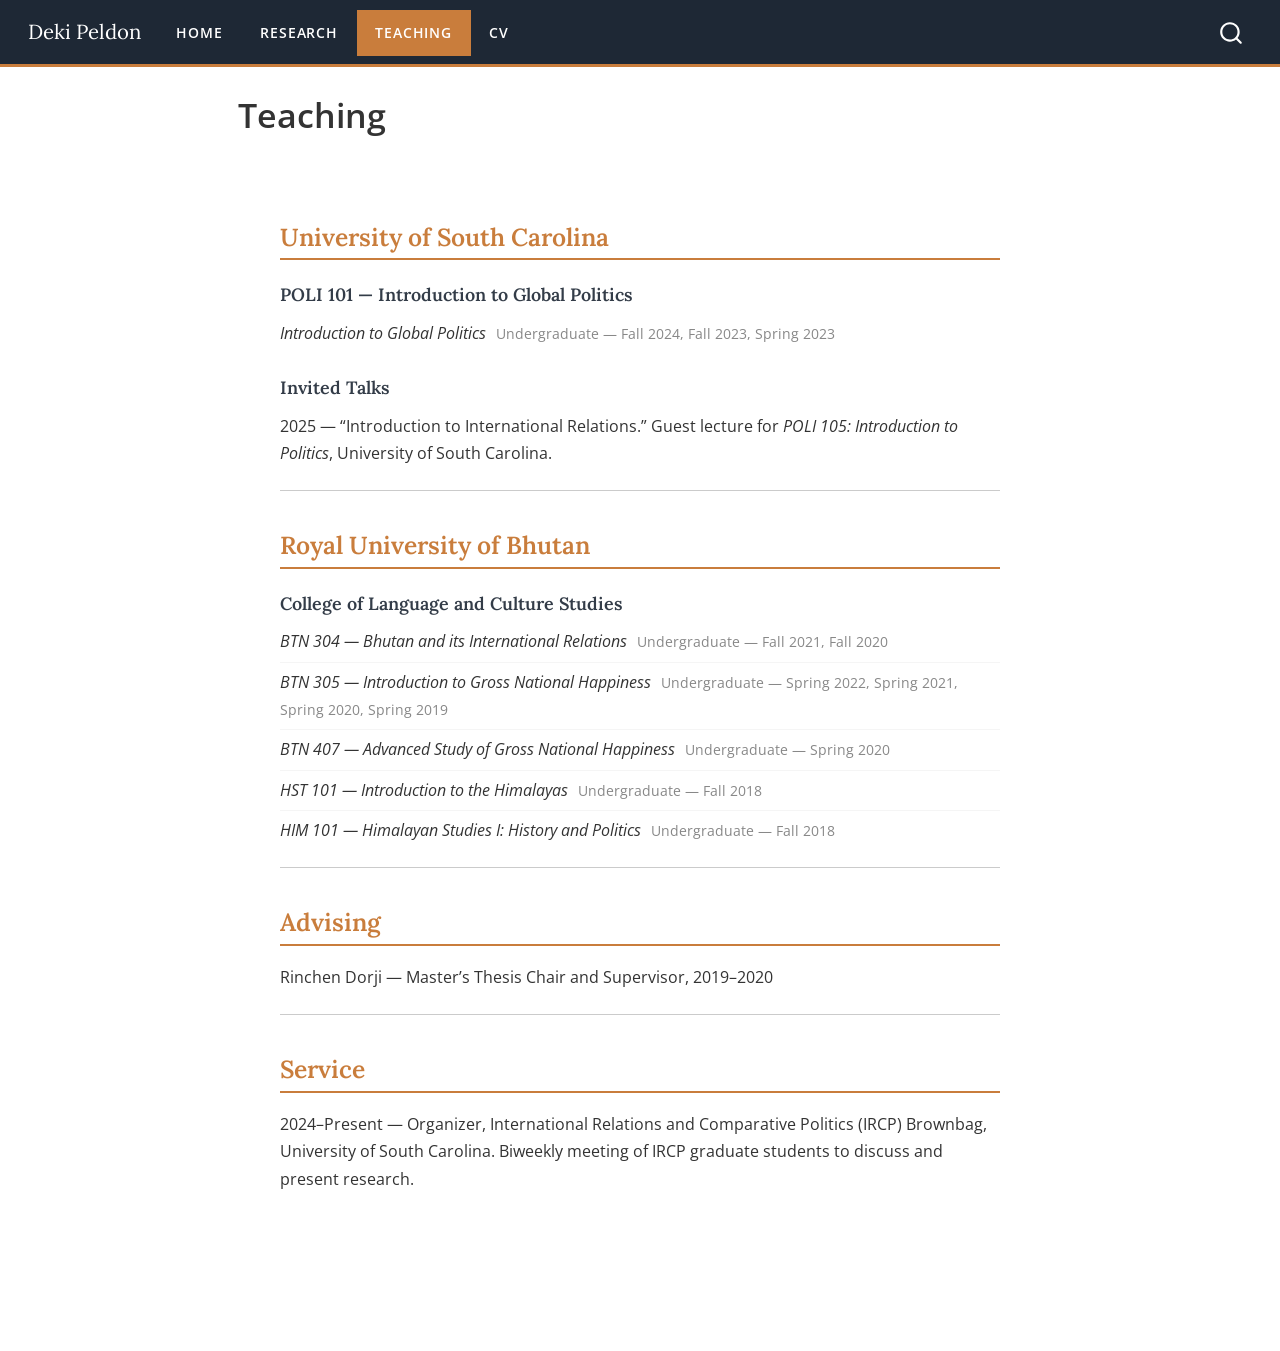
<file: docs/teaching.html>
<!DOCTYPE html>
<html xmlns="http://www.w3.org/1999/xhtml" lang="en" xml:lang="en"><head>

<meta charset="utf-8">
<meta name="generator" content="quarto-1.6.42">

<meta name="viewport" content="width=device-width, initial-scale=1.0, user-scalable=yes">


<title>Teaching – Deki Peldon</title>
<style>
code{white-space: pre-wrap;}
span.smallcaps{font-variant: small-caps;}
div.columns{display: flex; gap: min(4vw, 1.5em);}
div.column{flex: auto; overflow-x: auto;}
div.hanging-indent{margin-left: 1.5em; text-indent: -1.5em;}
ul.task-list{list-style: none;}
ul.task-list li input[type="checkbox"] {
  width: 0.8em;
  margin: 0 0.8em 0.2em -1em; /* quarto-specific, see https://github.com/quarto-dev/quarto-cli/issues/4556 */ 
  vertical-align: middle;
}
</style>


<script src="site_libs/quarto-nav/quarto-nav.js"></script>
<script src="site_libs/quarto-nav/headroom.min.js"></script>
<script src="site_libs/clipboard/clipboard.min.js"></script>
<script src="site_libs/quarto-search/autocomplete.umd.js"></script>
<script src="site_libs/quarto-search/fuse.min.js"></script>
<script src="site_libs/quarto-search/quarto-search.js"></script>
<meta name="quarto:offset" content="./">
<script src="site_libs/quarto-html/quarto.js"></script>
<script src="site_libs/quarto-html/popper.min.js"></script>
<script src="site_libs/quarto-html/tippy.umd.min.js"></script>
<script src="site_libs/quarto-html/anchor.min.js"></script>
<link href="site_libs/quarto-html/tippy.css" rel="stylesheet">
<link href="site_libs/quarto-html/quarto-syntax-highlighting-2f5df379a58b258e96c21c0638c20c03.css" rel="stylesheet" id="quarto-text-highlighting-styles">
<script src="site_libs/bootstrap/bootstrap.min.js"></script>
<link href="site_libs/bootstrap/bootstrap-icons.css" rel="stylesheet">
<link href="site_libs/bootstrap/bootstrap-e18c52833d47e28c142435e821fd07a2.min.css" rel="stylesheet" append-hash="true" id="quarto-bootstrap" data-mode="light">
<script id="quarto-search-options" type="application/json">{
  "location": "navbar",
  "copy-button": false,
  "collapse-after": 3,
  "panel-placement": "end",
  "type": "overlay",
  "limit": 50,
  "keyboard-shortcut": [
    "f",
    "/",
    "s"
  ],
  "show-item-context": false,
  "language": {
    "search-no-results-text": "No results",
    "search-matching-documents-text": "matching documents",
    "search-copy-link-title": "Copy link to search",
    "search-hide-matches-text": "Hide additional matches",
    "search-more-match-text": "more match in this document",
    "search-more-matches-text": "more matches in this document",
    "search-clear-button-title": "Clear",
    "search-text-placeholder": "",
    "search-detached-cancel-button-title": "Cancel",
    "search-submit-button-title": "Submit",
    "search-label": "Search"
  }
}</script>


<link rel="stylesheet" href="styles.css">
</head>

<body class="nav-fixed fullcontent">

<div id="quarto-search-results"></div>
  <header id="quarto-header" class="headroom fixed-top">
    <nav class="navbar navbar-expand-lg " data-bs-theme="dark">
      <div class="navbar-container container-fluid">
      <div class="navbar-brand-container mx-auto">
    <a class="navbar-brand" href="./index.html">
    <span class="navbar-title">Deki Peldon</span>
    </a>
  </div>
            <div id="quarto-search" class="" title="Search"></div>
          <button class="navbar-toggler" type="button" data-bs-toggle="collapse" data-bs-target="#navbarCollapse" aria-controls="navbarCollapse" role="menu" aria-expanded="false" aria-label="Toggle navigation" onclick="if (window.quartoToggleHeadroom) { window.quartoToggleHeadroom(); }">
  <span class="navbar-toggler-icon"></span>
</button>
          <div class="collapse navbar-collapse" id="navbarCollapse">
            <ul class="navbar-nav navbar-nav-scroll me-auto">
  <li class="nav-item">
    <a class="nav-link" href="./index.html"> 
<span class="menu-text">Home</span></a>
  </li>  
  <li class="nav-item">
    <a class="nav-link" href="./research.html"> 
<span class="menu-text">Research</span></a>
  </li>  
  <li class="nav-item">
    <a class="nav-link active" href="./teaching.html" aria-current="page"> 
<span class="menu-text">Teaching</span></a>
  </li>  
  <li class="nav-item">
    <a class="nav-link" href="./cv.html"> 
<span class="menu-text">CV</span></a>
  </li>  
</ul>
          </div> <!-- /navcollapse -->
            <div class="quarto-navbar-tools">
</div>
      </div> <!-- /container-fluid -->
    </nav>
</header>
<!-- content -->
<div id="quarto-content" class="quarto-container page-columns page-rows-contents page-layout-article page-navbar">
<!-- sidebar -->
<!-- margin-sidebar -->
    
<!-- main -->
<main class="content" id="quarto-document-content">

<header id="title-block-header" class="quarto-title-block default">
<div class="quarto-title">
<h1 class="title">Teaching</h1>
</div>



<div class="quarto-title-meta">

    
  
    
  </div>
  


</header>


<div class="content-page">
<section id="university-of-south-carolina" class="level2">
<h2 class="anchored" data-anchor-id="university-of-south-carolina">University of South Carolina</h2>
<section id="poli-101-introduction-to-global-politics" class="level3">
<h3 class="anchored" data-anchor-id="poli-101-introduction-to-global-politics">POLI 101 — Introduction to Global Politics</h3>
<ul class="course-list">
<li>
<em>Introduction to Global Politics</em> <span class="course-sem">Undergraduate — Fall 2024, Fall 2023, Spring 2023</span>
</li>
</ul>
</section>
<section id="invited-talks" class="level3">
<h3 class="anchored" data-anchor-id="invited-talks">Invited Talks</h3>
<ul class="course-list">
<li>
2025 — “Introduction to International Relations.” Guest lecture for <em>POLI 105: Introduction to Politics</em>, University of South Carolina.
</li>
</ul>
<hr>
</section>
</section>
<section id="royal-university-of-bhutan" class="level2">
<h2 class="anchored" data-anchor-id="royal-university-of-bhutan">Royal University of Bhutan</h2>
<section id="college-of-language-and-culture-studies" class="level3">
<h3 class="anchored" data-anchor-id="college-of-language-and-culture-studies">College of Language and Culture Studies</h3>
<ul class="course-list">
<li>
<em>BTN 304 — Bhutan and its International Relations</em> <span class="course-sem">Undergraduate — Fall 2021, Fall 2020</span>
</li>
<li>
<em>BTN 305 — Introduction to Gross National Happiness</em> <span class="course-sem">Undergraduate — Spring 2022, Spring 2021, Spring 2020, Spring 2019</span>
</li>
<li>
<em>BTN 407 — Advanced Study of Gross National Happiness</em> <span class="course-sem">Undergraduate — Spring 2020</span>
</li>
<li>
<em>HST 101 — Introduction to the Himalayas</em> <span class="course-sem">Undergraduate — Fall 2018</span>
</li>
<li>
<em>HIM 101 — Himalayan Studies I: History and Politics</em> <span class="course-sem">Undergraduate — Fall 2018</span>
</li>
</ul>
<hr>
</section>
</section>
<section id="advising" class="level2">
<h2 class="anchored" data-anchor-id="advising">Advising</h2>
<ul class="course-list">
<li>
Rinchen Dorji — Master’s Thesis Chair and Supervisor, 2019–2020
</li>
</ul>
<hr>
</section>
<section id="service" class="level2">
<h2 class="anchored" data-anchor-id="service">Service</h2>
<ul class="course-list">
<li>
2024–Present — Organizer, International Relations and Comparative Politics (IRCP) Brownbag, University of South Carolina. Biweekly meeting of IRCP graduate students to discuss and present research.
</li>
</ul>
</section>
</div>



</main> <!-- /main -->
<script id="quarto-html-after-body" type="application/javascript">
window.document.addEventListener("DOMContentLoaded", function (event) {
  const toggleBodyColorMode = (bsSheetEl) => {
    const mode = bsSheetEl.getAttribute("data-mode");
    const bodyEl = window.document.querySelector("body");
    if (mode === "dark") {
      bodyEl.classList.add("quarto-dark");
      bodyEl.classList.remove("quarto-light");
    } else {
      bodyEl.classList.add("quarto-light");
      bodyEl.classList.remove("quarto-dark");
    }
  }
  const toggleBodyColorPrimary = () => {
    const bsSheetEl = window.document.querySelector("link#quarto-bootstrap");
    if (bsSheetEl) {
      toggleBodyColorMode(bsSheetEl);
    }
  }
  toggleBodyColorPrimary();  
  const icon = "";
  const anchorJS = new window.AnchorJS();
  anchorJS.options = {
    placement: 'right',
    icon: icon
  };
  anchorJS.add('.anchored');
  const isCodeAnnotation = (el) => {
    for (const clz of el.classList) {
      if (clz.startsWith('code-annotation-')) {                     
        return true;
      }
    }
    return false;
  }
  const onCopySuccess = function(e) {
    // button target
    const button = e.trigger;
    // don't keep focus
    button.blur();
    // flash "checked"
    button.classList.add('code-copy-button-checked');
    var currentTitle = button.getAttribute("title");
    button.setAttribute("title", "Copied!");
    let tooltip;
    if (window.bootstrap) {
      button.setAttribute("data-bs-toggle", "tooltip");
      button.setAttribute("data-bs-placement", "left");
      button.setAttribute("data-bs-title", "Copied!");
      tooltip = new bootstrap.Tooltip(button, 
        { trigger: "manual", 
          customClass: "code-copy-button-tooltip",
          offset: [0, -8]});
      tooltip.show();    
    }
    setTimeout(function() {
      if (tooltip) {
        tooltip.hide();
        button.removeAttribute("data-bs-title");
        button.removeAttribute("data-bs-toggle");
        button.removeAttribute("data-bs-placement");
      }
      button.setAttribute("title", currentTitle);
      button.classList.remove('code-copy-button-checked');
    }, 1000);
    // clear code selection
    e.clearSelection();
  }
  const getTextToCopy = function(trigger) {
      const codeEl = trigger.previousElementSibling.cloneNode(true);
      for (const childEl of codeEl.children) {
        if (isCodeAnnotation(childEl)) {
          childEl.remove();
        }
      }
      return codeEl.innerText;
  }
  const clipboard = new window.ClipboardJS('.code-copy-button:not([data-in-quarto-modal])', {
    text: getTextToCopy
  });
  clipboard.on('success', onCopySuccess);
  if (window.document.getElementById('quarto-embedded-source-code-modal')) {
    const clipboardModal = new window.ClipboardJS('.code-copy-button[data-in-quarto-modal]', {
      text: getTextToCopy,
      container: window.document.getElementById('quarto-embedded-source-code-modal')
    });
    clipboardModal.on('success', onCopySuccess);
  }
    var localhostRegex = new RegExp(/^(?:http|https):\/\/localhost\:?[0-9]*\//);
    var mailtoRegex = new RegExp(/^mailto:/);
      var filterRegex = new RegExp('/' + window.location.host + '/');
    var isInternal = (href) => {
        return filterRegex.test(href) || localhostRegex.test(href) || mailtoRegex.test(href);
    }
    // Inspect non-navigation links and adorn them if external
 	var links = window.document.querySelectorAll('a[href]:not(.nav-link):not(.navbar-brand):not(.toc-action):not(.sidebar-link):not(.sidebar-item-toggle):not(.pagination-link):not(.no-external):not([aria-hidden]):not(.dropdown-item):not(.quarto-navigation-tool):not(.about-link)');
    for (var i=0; i<links.length; i++) {
      const link = links[i];
      if (!isInternal(link.href)) {
        // undo the damage that might have been done by quarto-nav.js in the case of
        // links that we want to consider external
        if (link.dataset.originalHref !== undefined) {
          link.href = link.dataset.originalHref;
        }
      }
    }
  function tippyHover(el, contentFn, onTriggerFn, onUntriggerFn) {
    const config = {
      allowHTML: true,
      maxWidth: 500,
      delay: 100,
      arrow: false,
      appendTo: function(el) {
          return el.parentElement;
      },
      interactive: true,
      interactiveBorder: 10,
      theme: 'quarto',
      placement: 'bottom-start',
    };
    if (contentFn) {
      config.content = contentFn;
    }
    if (onTriggerFn) {
      config.onTrigger = onTriggerFn;
    }
    if (onUntriggerFn) {
      config.onUntrigger = onUntriggerFn;
    }
    window.tippy(el, config); 
  }
  const noterefs = window.document.querySelectorAll('a[role="doc-noteref"]');
  for (var i=0; i<noterefs.length; i++) {
    const ref = noterefs[i];
    tippyHover(ref, function() {
      // use id or data attribute instead here
      let href = ref.getAttribute('data-footnote-href') || ref.getAttribute('href');
      try { href = new URL(href).hash; } catch {}
      const id = href.replace(/^#\/?/, "");
      const note = window.document.getElementById(id);
      if (note) {
        return note.innerHTML;
      } else {
        return "";
      }
    });
  }
  const xrefs = window.document.querySelectorAll('a.quarto-xref');
  const processXRef = (id, note) => {
    // Strip column container classes
    const stripColumnClz = (el) => {
      el.classList.remove("page-full", "page-columns");
      if (el.children) {
        for (const child of el.children) {
          stripColumnClz(child);
        }
      }
    }
    stripColumnClz(note)
    if (id === null || id.startsWith('sec-')) {
      // Special case sections, only their first couple elements
      const container = document.createElement("div");
      if (note.children && note.children.length > 2) {
        container.appendChild(note.children[0].cloneNode(true));
        for (let i = 1; i < note.children.length; i++) {
          const child = note.children[i];
          if (child.tagName === "P" && child.innerText === "") {
            continue;
          } else {
            container.appendChild(child.cloneNode(true));
            break;
          }
        }
        if (window.Quarto?.typesetMath) {
          window.Quarto.typesetMath(container);
        }
        return container.innerHTML
      } else {
        if (window.Quarto?.typesetMath) {
          window.Quarto.typesetMath(note);
        }
        return note.innerHTML;
      }
    } else {
      // Remove any anchor links if they are present
      const anchorLink = note.querySelector('a.anchorjs-link');
      if (anchorLink) {
        anchorLink.remove();
      }
      if (window.Quarto?.typesetMath) {
        window.Quarto.typesetMath(note);
      }
      if (note.classList.contains("callout")) {
        return note.outerHTML;
      } else {
        return note.innerHTML;
      }
    }
  }
  for (var i=0; i<xrefs.length; i++) {
    const xref = xrefs[i];
    tippyHover(xref, undefined, function(instance) {
      instance.disable();
      let url = xref.getAttribute('href');
      let hash = undefined; 
      if (url.startsWith('#')) {
        hash = url;
      } else {
        try { hash = new URL(url).hash; } catch {}
      }
      if (hash) {
        const id = hash.replace(/^#\/?/, "");
        const note = window.document.getElementById(id);
        if (note !== null) {
          try {
            const html = processXRef(id, note.cloneNode(true));
            instance.setContent(html);
          } finally {
            instance.enable();
            instance.show();
          }
        } else {
          // See if we can fetch this
          fetch(url.split('#')[0])
          .then(res => res.text())
          .then(html => {
            const parser = new DOMParser();
            const htmlDoc = parser.parseFromString(html, "text/html");
            const note = htmlDoc.getElementById(id);
            if (note !== null) {
              const html = processXRef(id, note);
              instance.setContent(html);
            } 
          }).finally(() => {
            instance.enable();
            instance.show();
          });
        }
      } else {
        // See if we can fetch a full url (with no hash to target)
        // This is a special case and we should probably do some content thinning / targeting
        fetch(url)
        .then(res => res.text())
        .then(html => {
          const parser = new DOMParser();
          const htmlDoc = parser.parseFromString(html, "text/html");
          const note = htmlDoc.querySelector('main.content');
          if (note !== null) {
            // This should only happen for chapter cross references
            // (since there is no id in the URL)
            // remove the first header
            if (note.children.length > 0 && note.children[0].tagName === "HEADER") {
              note.children[0].remove();
            }
            const html = processXRef(null, note);
            instance.setContent(html);
          } 
        }).finally(() => {
          instance.enable();
          instance.show();
        });
      }
    }, function(instance) {
    });
  }
      let selectedAnnoteEl;
      const selectorForAnnotation = ( cell, annotation) => {
        let cellAttr = 'data-code-cell="' + cell + '"';
        let lineAttr = 'data-code-annotation="' +  annotation + '"';
        const selector = 'span[' + cellAttr + '][' + lineAttr + ']';
        return selector;
      }
      const selectCodeLines = (annoteEl) => {
        const doc = window.document;
        const targetCell = annoteEl.getAttribute("data-target-cell");
        const targetAnnotation = annoteEl.getAttribute("data-target-annotation");
        const annoteSpan = window.document.querySelector(selectorForAnnotation(targetCell, targetAnnotation));
        const lines = annoteSpan.getAttribute("data-code-lines").split(",");
        const lineIds = lines.map((line) => {
          return targetCell + "-" + line;
        })
        let top = null;
        let height = null;
        let parent = null;
        if (lineIds.length > 0) {
            //compute the position of the single el (top and bottom and make a div)
            const el = window.document.getElementById(lineIds[0]);
            top = el.offsetTop;
            height = el.offsetHeight;
            parent = el.parentElement.parentElement;
          if (lineIds.length > 1) {
            const lastEl = window.document.getElementById(lineIds[lineIds.length - 1]);
            const bottom = lastEl.offsetTop + lastEl.offsetHeight;
            height = bottom - top;
          }
          if (top !== null && height !== null && parent !== null) {
            // cook up a div (if necessary) and position it 
            let div = window.document.getElementById("code-annotation-line-highlight");
            if (div === null) {
              div = window.document.createElement("div");
              div.setAttribute("id", "code-annotation-line-highlight");
              div.style.position = 'absolute';
              parent.appendChild(div);
            }
            div.style.top = top - 2 + "px";
            div.style.height = height + 4 + "px";
            div.style.left = 0;
            let gutterDiv = window.document.getElementById("code-annotation-line-highlight-gutter");
            if (gutterDiv === null) {
              gutterDiv = window.document.createElement("div");
              gutterDiv.setAttribute("id", "code-annotation-line-highlight-gutter");
              gutterDiv.style.position = 'absolute';
              const codeCell = window.document.getElementById(targetCell);
              const gutter = codeCell.querySelector('.code-annotation-gutter');
              gutter.appendChild(gutterDiv);
            }
            gutterDiv.style.top = top - 2 + "px";
            gutterDiv.style.height = height + 4 + "px";
          }
          selectedAnnoteEl = annoteEl;
        }
      };
      const unselectCodeLines = () => {
        const elementsIds = ["code-annotation-line-highlight", "code-annotation-line-highlight-gutter"];
        elementsIds.forEach((elId) => {
          const div = window.document.getElementById(elId);
          if (div) {
            div.remove();
          }
        });
        selectedAnnoteEl = undefined;
      };
        // Handle positioning of the toggle
    window.addEventListener(
      "resize",
      throttle(() => {
        elRect = undefined;
        if (selectedAnnoteEl) {
          selectCodeLines(selectedAnnoteEl);
        }
      }, 10)
    );
    function throttle(fn, ms) {
    let throttle = false;
    let timer;
      return (...args) => {
        if(!throttle) { // first call gets through
            fn.apply(this, args);
            throttle = true;
        } else { // all the others get throttled
            if(timer) clearTimeout(timer); // cancel #2
            timer = setTimeout(() => {
              fn.apply(this, args);
              timer = throttle = false;
            }, ms);
        }
      };
    }
      // Attach click handler to the DT
      const annoteDls = window.document.querySelectorAll('dt[data-target-cell]');
      for (const annoteDlNode of annoteDls) {
        annoteDlNode.addEventListener('click', (event) => {
          const clickedEl = event.target;
          if (clickedEl !== selectedAnnoteEl) {
            unselectCodeLines();
            const activeEl = window.document.querySelector('dt[data-target-cell].code-annotation-active');
            if (activeEl) {
              activeEl.classList.remove('code-annotation-active');
            }
            selectCodeLines(clickedEl);
            clickedEl.classList.add('code-annotation-active');
          } else {
            // Unselect the line
            unselectCodeLines();
            clickedEl.classList.remove('code-annotation-active');
          }
        });
      }
  const findCites = (el) => {
    const parentEl = el.parentElement;
    if (parentEl) {
      const cites = parentEl.dataset.cites;
      if (cites) {
        return {
          el,
          cites: cites.split(' ')
        };
      } else {
        return findCites(el.parentElement)
      }
    } else {
      return undefined;
    }
  };
  var bibliorefs = window.document.querySelectorAll('a[role="doc-biblioref"]');
  for (var i=0; i<bibliorefs.length; i++) {
    const ref = bibliorefs[i];
    const citeInfo = findCites(ref);
    if (citeInfo) {
      tippyHover(citeInfo.el, function() {
        var popup = window.document.createElement('div');
        citeInfo.cites.forEach(function(cite) {
          var citeDiv = window.document.createElement('div');
          citeDiv.classList.add('hanging-indent');
          citeDiv.classList.add('csl-entry');
          var biblioDiv = window.document.getElementById('ref-' + cite);
          if (biblioDiv) {
            citeDiv.innerHTML = biblioDiv.innerHTML;
          }
          popup.appendChild(citeDiv);
        });
        return popup.innerHTML;
      });
    }
  }
});
</script>
</div> <!-- /content -->




</body></html>
</file>
<file: docs/site_libs/quarto-html/tippy.css>
.tippy-box[data-animation=fade][data-state=hidden]{opacity:0}[data-tippy-root]{max-width:calc(100vw - 10px)}.tippy-box{position:relative;background-color:#333;color:#fff;border-radius:4px;font-size:14px;line-height:1.4;white-space:normal;outline:0;transition-property:transform,visibility,opacity}.tippy-box[data-placement^=top]>.tippy-arrow{bottom:0}.tippy-box[data-placement^=top]>.tippy-arrow:before{bottom:-7px;left:0;border-width:8px 8px 0;border-top-color:initial;transform-origin:center top}.tippy-box[data-placement^=bottom]>.tippy-arrow{top:0}.tippy-box[data-placement^=bottom]>.tippy-arrow:before{top:-7px;left:0;border-width:0 8px 8px;border-bottom-color:initial;transform-origin:center bottom}.tippy-box[data-placement^=left]>.tippy-arrow{right:0}.tippy-box[data-placement^=left]>.tippy-arrow:before{border-width:8px 0 8px 8px;border-left-color:initial;right:-7px;transform-origin:center left}.tippy-box[data-placement^=right]>.tippy-arrow{left:0}.tippy-box[data-placement^=right]>.tippy-arrow:before{left:-7px;border-width:8px 8px 8px 0;border-right-color:initial;transform-origin:center right}.tippy-box[data-inertia][data-state=visible]{transition-timing-function:cubic-bezier(.54,1.5,.38,1.11)}.tippy-arrow{width:16px;height:16px;color:#333}.tippy-arrow:before{content:"";position:absolute;border-color:transparent;border-style:solid}.tippy-content{position:relative;padding:5px 9px;z-index:1}
</file>
<file: docs/site_libs/quarto-html/quarto-syntax-highlighting-2f5df379a58b258e96c21c0638c20c03.css>
/* quarto syntax highlight colors */
:root {
  --quarto-hl-ot-color: #003B4F;
  --quarto-hl-at-color: #657422;
  --quarto-hl-ss-color: #20794D;
  --quarto-hl-an-color: #5E5E5E;
  --quarto-hl-fu-color: #4758AB;
  --quarto-hl-st-color: #20794D;
  --quarto-hl-cf-color: #003B4F;
  --quarto-hl-op-color: #5E5E5E;
  --quarto-hl-er-color: #AD0000;
  --quarto-hl-bn-color: #AD0000;
  --quarto-hl-al-color: #AD0000;
  --quarto-hl-va-color: #111111;
  --quarto-hl-bu-color: inherit;
  --quarto-hl-ex-color: inherit;
  --quarto-hl-pp-color: #AD0000;
  --quarto-hl-in-color: #5E5E5E;
  --quarto-hl-vs-color: #20794D;
  --quarto-hl-wa-color: #5E5E5E;
  --quarto-hl-do-color: #5E5E5E;
  --quarto-hl-im-color: #00769E;
  --quarto-hl-ch-color: #20794D;
  --quarto-hl-dt-color: #AD0000;
  --quarto-hl-fl-color: #AD0000;
  --quarto-hl-co-color: #5E5E5E;
  --quarto-hl-cv-color: #5E5E5E;
  --quarto-hl-cn-color: #8f5902;
  --quarto-hl-sc-color: #5E5E5E;
  --quarto-hl-dv-color: #AD0000;
  --quarto-hl-kw-color: #003B4F;
}

/* other quarto variables */
:root {
  --quarto-font-monospace: SFMono-Regular, Menlo, Monaco, Consolas, "Liberation Mono", "Courier New", monospace;
}

pre > code.sourceCode > span {
  color: #003B4F;
}

code span {
  color: #003B4F;
}

code.sourceCode > span {
  color: #003B4F;
}

div.sourceCode,
div.sourceCode pre.sourceCode {
  color: #003B4F;
}

code span.ot {
  color: #003B4F;
  font-style: inherit;
}

code span.at {
  color: #657422;
  font-style: inherit;
}

code span.ss {
  color: #20794D;
  font-style: inherit;
}

code span.an {
  color: #5E5E5E;
  font-style: inherit;
}

code span.fu {
  color: #4758AB;
  font-style: inherit;
}

code span.st {
  color: #20794D;
  font-style: inherit;
}

code span.cf {
  color: #003B4F;
  font-weight: bold;
  font-style: inherit;
}

code span.op {
  color: #5E5E5E;
  font-style: inherit;
}

code span.er {
  color: #AD0000;
  font-style: inherit;
}

code span.bn {
  color: #AD0000;
  font-style: inherit;
}

code span.al {
  color: #AD0000;
  font-style: inherit;
}

code span.va {
  color: #111111;
  font-style: inherit;
}

code span.bu {
  font-style: inherit;
}

code span.ex {
  font-style: inherit;
}

code span.pp {
  color: #AD0000;
  font-style: inherit;
}

code span.in {
  color: #5E5E5E;
  font-style: inherit;
}

code span.vs {
  color: #20794D;
  font-style: inherit;
}

code span.wa {
  color: #5E5E5E;
  font-style: italic;
}

code span.do {
  color: #5E5E5E;
  font-style: italic;
}

code span.im {
  color: #00769E;
  font-style: inherit;
}

code span.ch {
  color: #20794D;
  font-style: inherit;
}

code span.dt {
  color: #AD0000;
  font-style: inherit;
}

code span.fl {
  color: #AD0000;
  font-style: inherit;
}

code span.co {
  color: #5E5E5E;
  font-style: inherit;
}

code span.cv {
  color: #5E5E5E;
  font-style: italic;
}

code span.cn {
  color: #8f5902;
  font-style: inherit;
}

code span.sc {
  color: #5E5E5E;
  font-style: inherit;
}

code span.dv {
  color: #AD0000;
  font-style: inherit;
}

code span.kw {
  color: #003B4F;
  font-weight: bold;
  font-style: inherit;
}

.prevent-inlining {
  content: "</";
}

/*# sourceMappingURL=35eb38a806ee71ea6d2563be2308c832.css.map */
</file>
<file: docs/styles.css>
/* ================================================
   Deki Peldon — Personal Academic Website Styles
   ================================================ */

/* --- Google Fonts --- */
@import url('https://fonts.googleapis.com/css2?family=Lora:ital,wght@0,400;0,600;1,400&family=Open+Sans:wght@300;400;600&display=swap');

/* --- Base typography --- */
body {
  font-family: 'Open Sans', sans-serif;
  font-size: 15px;
  line-height: 1.75;
  color: #333;
}

/* --- Navbar overrides --- */
.navbar {
  border-bottom: 3px solid #c97d3c;
}
.navbar-nav .nav-link {
  padding: 0.65rem 1.1rem !important;
  font-size: 0.82rem;
  font-weight: 600;
  text-transform: uppercase;
  letter-spacing: 0.06em;
  transition: background 0.2s, color 0.2s;
}
.navbar-nav .nav-link:hover,
.navbar-nav .nav-link.active {
  background-color: #c97d3c !important;
  color: #fff !important;
  border-radius: 0;
}
.navbar-brand {
  font-family: 'Lora', serif;
  font-size: 1.2rem !important;
}

/* --- Site banner (home page) --- */
.site-banner {
  position: relative;
  width: 100%;
  height: 165px;
  background: #1e2835;
  overflow: hidden;
}
.banner-svg {
  position: absolute;
  top: 0;
  right: 0;
  height: 100%;
  width: 68%;
}
.banner-name {
  position: absolute;
  bottom: 28px;
  left: 42px;
  font-family: 'Lora', serif;
  font-size: 2.6rem;
  font-weight: 600;
  color: #fff;
  z-index: 2;
  letter-spacing: 0.02em;
  text-shadow: 1px 2px 6px rgba(0,0,0,0.4);
}

/* --- Home page two-column layout --- */
.home-layout {
  display: flex;
  gap: 50px;
  max-width: 1050px;
  margin: 36px auto;
  padding: 0 30px;
}
.sidebar-col {
  width: 195px;
  flex-shrink: 0;
}
.main-col {
  flex: 1;
  min-width: 0;
}

/* --- Profile card --- */
.profile-card {
  text-align: center;
}
.profile-photo-wrap {
  width: 160px;
  height: 200px;
  margin: 0 auto 14px;
  overflow: hidden;
  border: 1px solid #ddd;
}
.profile-photo-wrap img {
  width: 100%;
  height: 100%;
  object-fit: cover;
  display: block;
}
.photo-placeholder {
  width: 160px;
  height: 200px;
  background: #ececec;
  border: 1px solid #ccc;
  display: flex;
  align-items: center;
  justify-content: center;
  margin: 0 auto 14px;
  color: #999;
  font-size: 0.82rem;
}
.profile-name {
  font-family: 'Lora', serif;
  font-size: 1.05rem;
  font-weight: 600;
  color: #1e2835;
  margin-bottom: 6px;
}
.profile-title {
  font-size: 0.8rem;
  color: #c97d3c;
  line-height: 1.55;
  margin-bottom: 14px;
}
.social-row {
  display: flex;
  justify-content: center;
  gap: 8px;
  margin-bottom: 10px;
}
.social-btn {
  display: inline-flex;
  align-items: center;
  justify-content: center;
  width: 30px;
  height: 30px;
  background: #2c3e50;
  color: #fff !important;
  text-decoration: none !important;
  font-size: 0.8rem;
  border-radius: 4px;
  transition: background 0.2s;
}
.social-btn:hover {
  background: #c97d3c !important;
}
.profile-email {
  font-size: 0.76rem;
  color: #666;
  word-break: break-all;
  text-decoration: none;
}
.profile-email:hover {
  color: #c97d3c;
}

/* --- Bio section --- */
.bio-text p {
  margin-bottom: 15px;
  text-align: justify;
}
.interests-heading {
  font-family: 'Lora', serif;
  font-size: 1rem;
  color: #1e2835;
  margin: 22px 0 10px;
  font-weight: 600;
}
.interest-tag {
  display: inline-block;
  background: #1e2835;
  color: #fff;
  padding: 3px 13px;
  border-radius: 20px;
  font-size: 0.76rem;
  margin: 3px 3px 3px 0;
  font-family: 'Open Sans', sans-serif;
}

/* --- Dissertation block --- */
.dissertation-box {
  background: #f7f5f2;
  border-left: 4px solid #c97d3c;
  padding: 24px 28px;
  margin: 10px 0 36px;
  border-radius: 0 4px 4px 0;
}
.dissertation-box > p:first-child {
  font-family: 'Lora', serif;
  font-size: 1.05rem;
  font-style: italic;
  color: #1e2835;
  margin-bottom: 6px;
}
.dissertation-box > p:nth-child(2) {
  margin-bottom: 24px;
  color: #444;
}
.diss-papers {
  display: flex;
  flex-direction: column;
  gap: 16px;
  margin-top: 20px;
}
.diss-paper {
  background: #fff;
  border: 1px solid #e0dbd4;
  border-top: 3px solid #c97d3c;
  padding: 16px 18px;
  border-radius: 0 0 4px 4px;
}
.diss-label {
  font-size: 0.72rem;
  font-weight: 700;
  text-transform: uppercase;
  letter-spacing: 0.1em;
  color: #c97d3c;
  margin-bottom: 6px;
}
.diss-paper p {
  margin: 0;
  font-size: 0.92rem;
  line-height: 1.6;
  color: #333;
}

/* --- Content pages (research, teaching, cv) --- */
.content-page {
  max-width: 760px;
  margin: 0 auto;
  padding: 30px 20px 60px;
}

/* Section headings */
h2 {
  font-family: 'Lora', serif;
  color: #c97d3c;
  font-size: 1.45rem;
  margin-top: 40px;
  margin-bottom: 12px;
  padding-bottom: 6px;
  border-bottom: 2px solid #c97d3c;
}
h3 {
  font-family: 'Lora', serif;
  font-size: 1.05rem;
  color: #1e2835;
  margin-top: 24px;
  margin-bottom: 8px;
}

/* --- Working paper / publication list --- */
.paper-list {
  list-style: none;
  padding: 0;
  margin: 0;
}
.paper-list li {
  padding: 10px 0;
  border-bottom: 1px solid #f0f0f0;
  line-height: 1.6;
}
.paper-list li:last-child {
  border-bottom: none;
}
.paper-num {
  color: #c97d3c;
  font-weight: 600;
  margin-right: 6px;
}
.paper-title {
  font-style: italic;
}
.paper-coauthor {
  color: #666;
  font-size: 0.9rem;
}

/* Publication entry */
.pub-entry {
  margin-bottom: 16px;
  padding-left: 14px;
  border-left: 3px solid #c97d3c;
  line-height: 1.65;
}

/* --- Teaching lists --- */
.course-list {
  list-style: none;
  padding: 0;
}
.course-list li {
  padding: 6px 0;
  border-bottom: 1px solid #f5f5f5;
  font-size: 0.92rem;
}
.course-list li:last-child {
  border-bottom: none;
}
.course-sem {
  color: #888;
  font-size: 0.82rem;
  margin-left: 6px;
}

/* --- Awards/grants list --- */
.award-list {
  list-style: none;
  padding: 0;
}
.award-list li {
  padding: 6px 0 6px 18px;
  border-bottom: 1px solid #f5f5f5;
  font-size: 0.92rem;
  position: relative;
}
.award-list li::before {
  content: "▸";
  color: #c97d3c;
  position: absolute;
  left: 0;
}

/* --- CV page --- */
.cv-download-box {
  background: #f8f8f8;
  border: 1px solid #e0e0e0;
  border-left: 4px solid #c97d3c;
  padding: 20px 24px;
  margin: 20px 0 36px;
  display: flex;
  align-items: center;
  gap: 16px;
}
.cv-download-box a {
  background: #1e2835;
  color: #fff;
  padding: 9px 22px;
  text-decoration: none;
  font-size: 0.85rem;
  font-weight: 600;
  border-radius: 3px;
  white-space: nowrap;
  transition: background 0.2s;
}
.cv-download-box a:hover {
  background: #c97d3c;
}

/* --- Responsive --- */
@media (max-width: 700px) {
  .home-layout {
    flex-direction: column;
    gap: 30px;
    padding: 0 16px;
  }
  .sidebar-col {
    width: 100%;
    display: flex;
    flex-direction: column;
    align-items: center;
  }
  .banner-name {
    font-size: 1.8rem;
    left: 20px;
  }
  .site-banner {
    height: 120px;
  }
}
</file>
